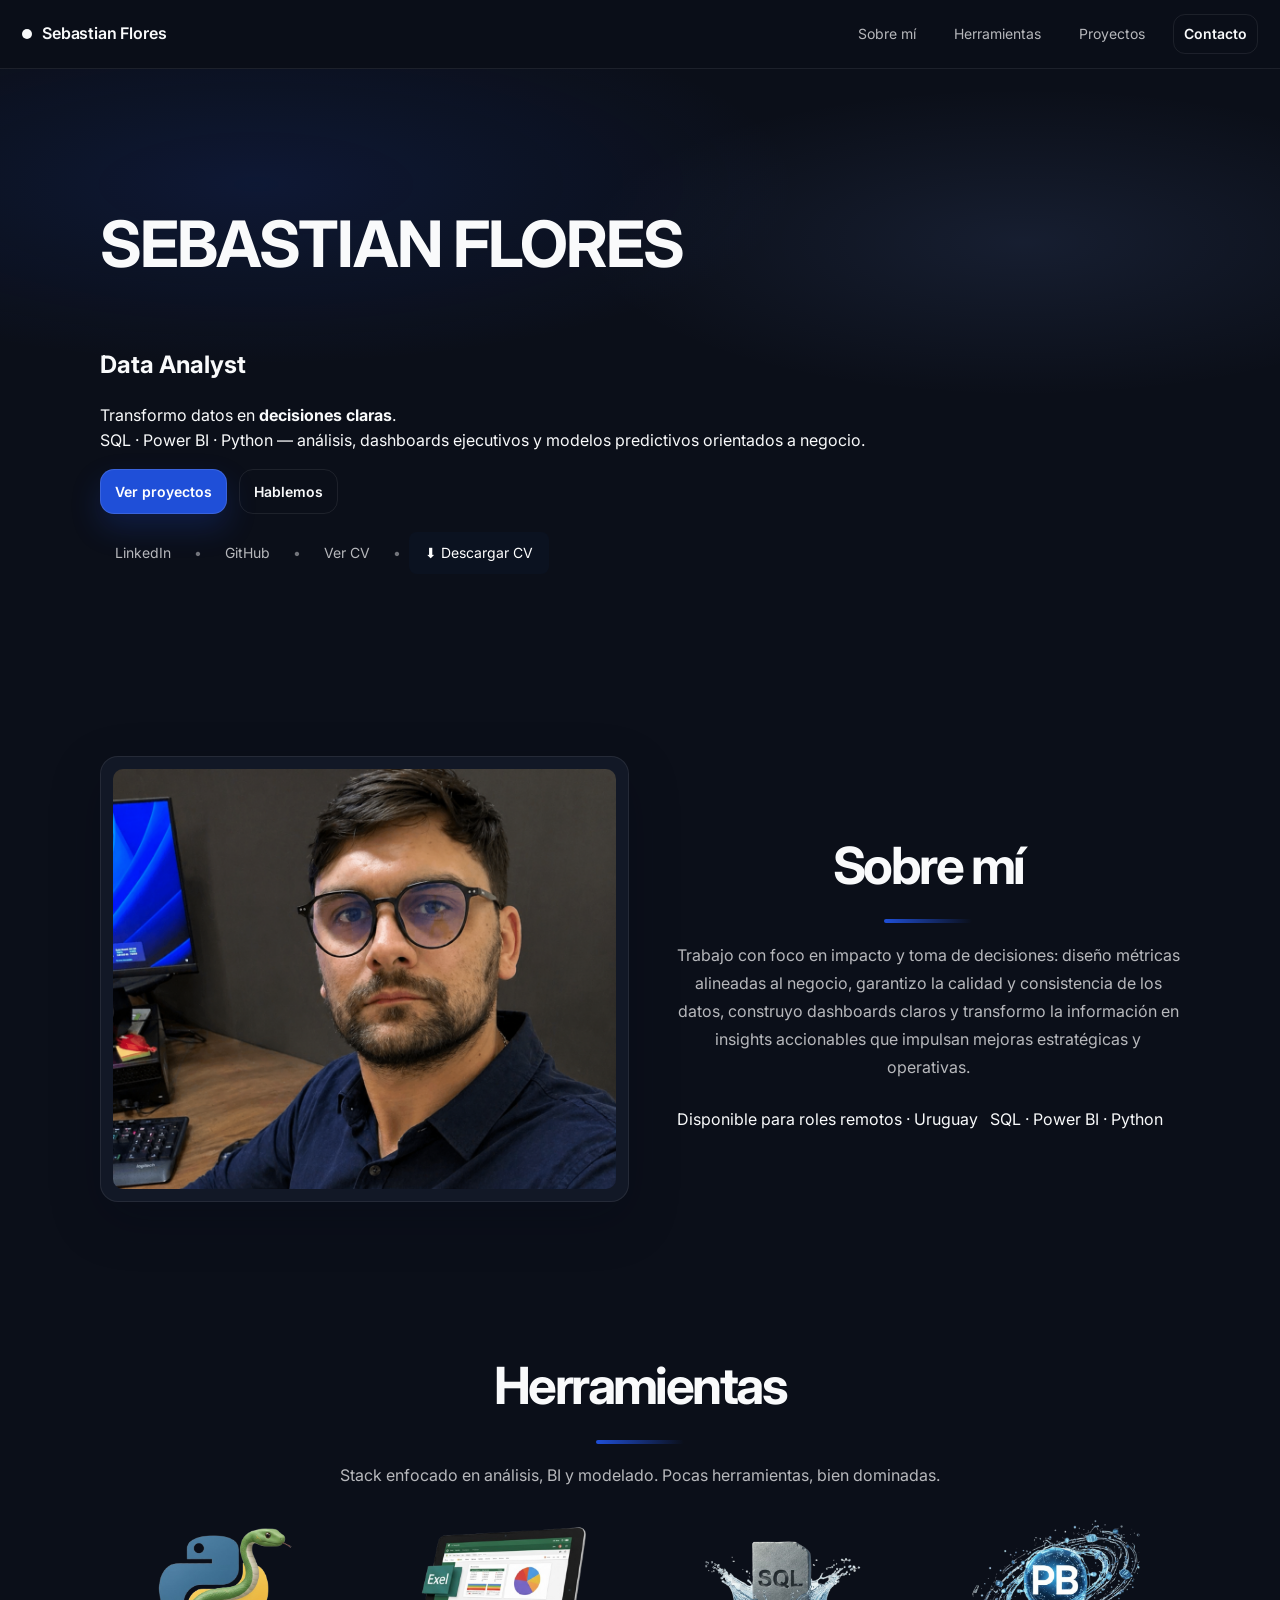
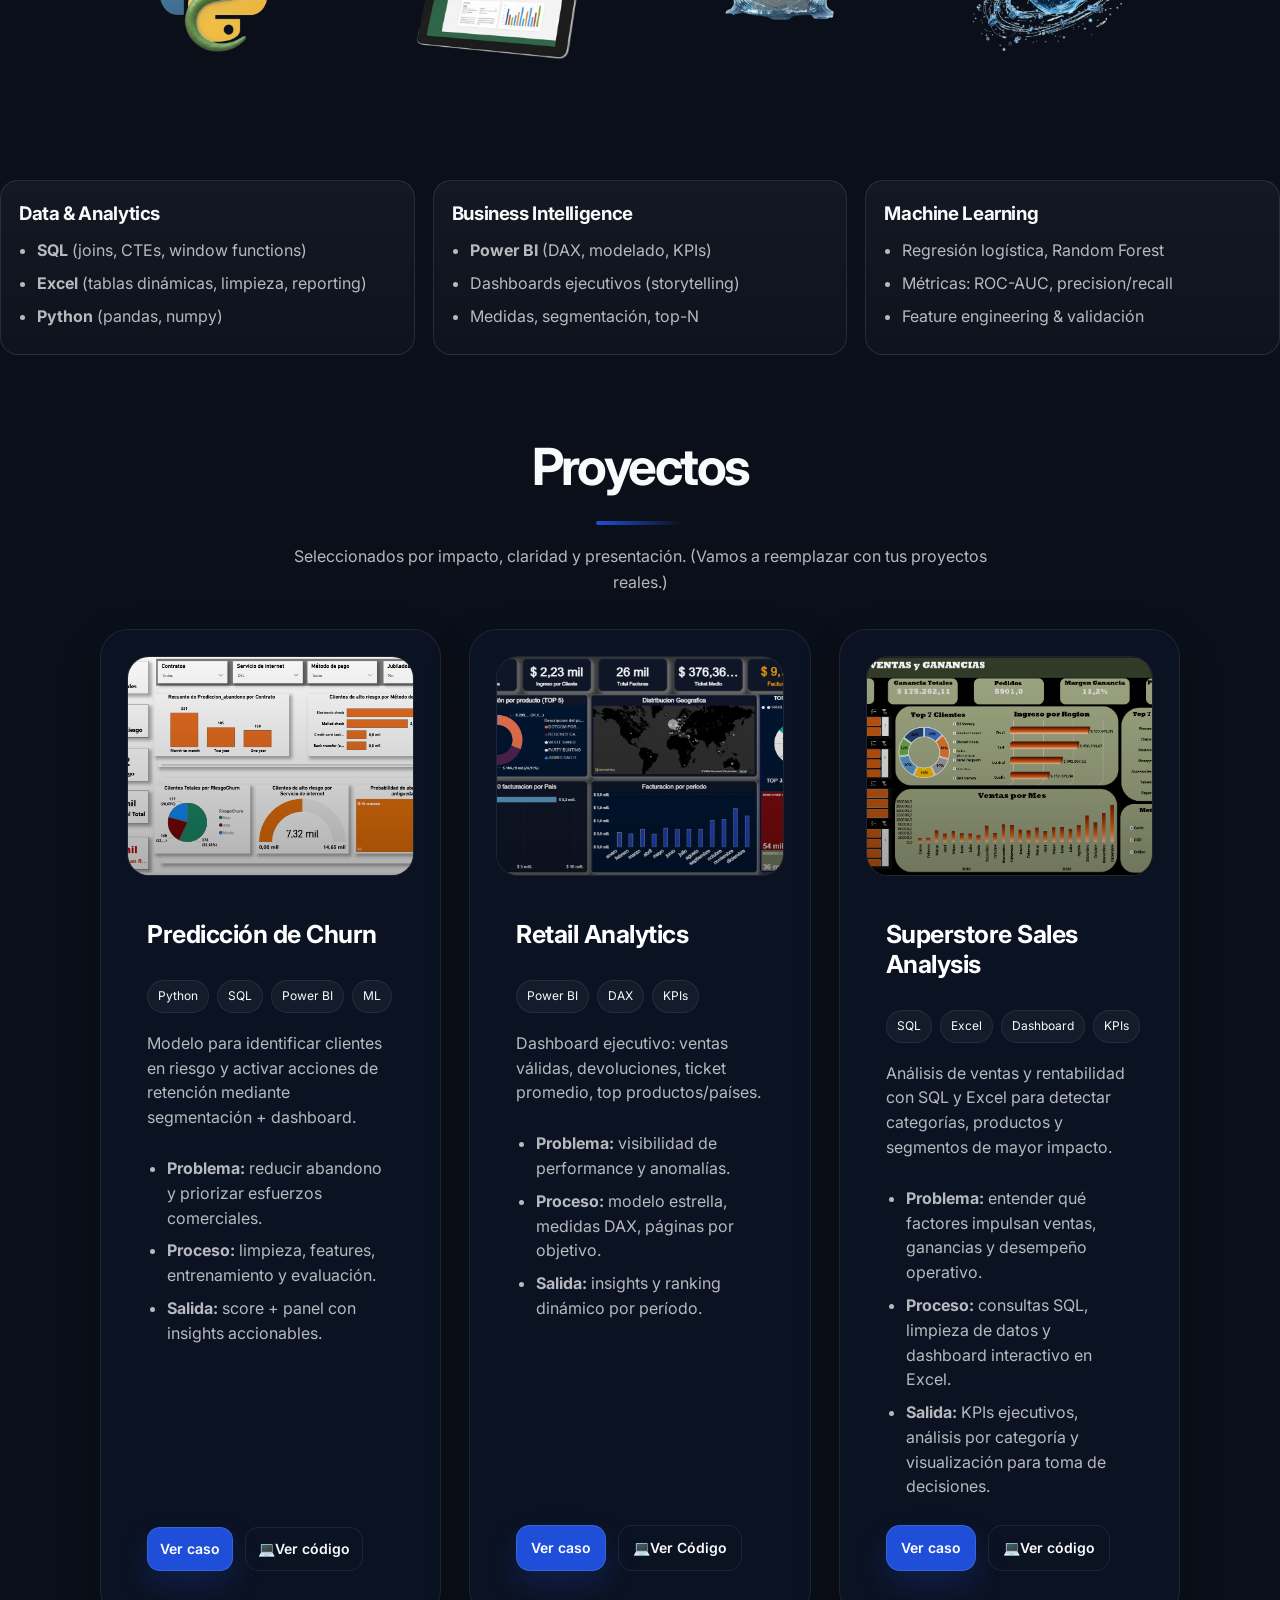
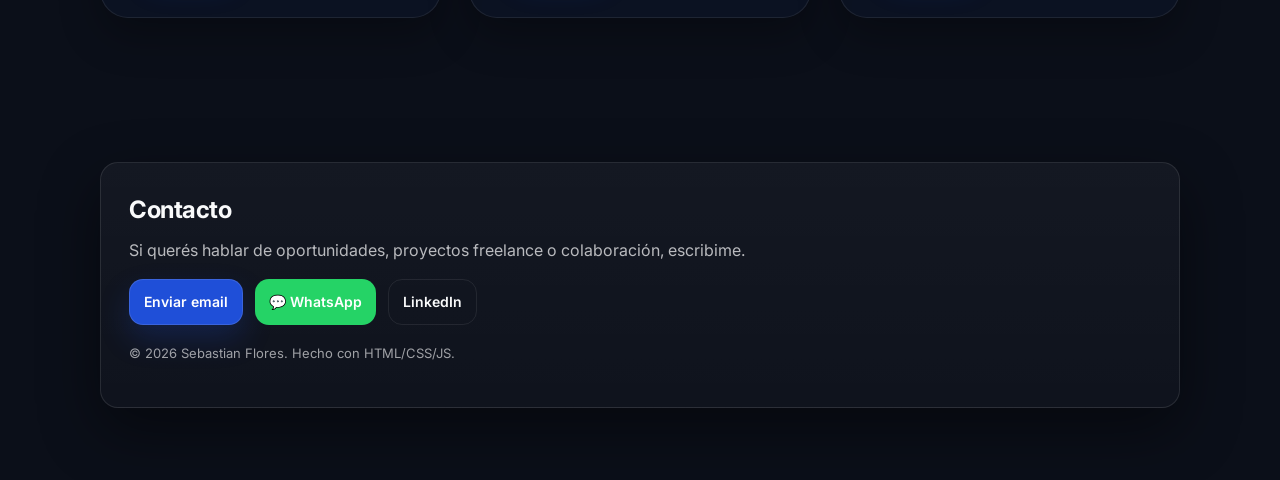
<file: index.html>
<!doctype html>
<html lang="es">
<head>
  <meta charset="utf-8" />
  <meta name="viewport" content="width=device-width, initial-scale=1" />
  <title>Sebastian Flores | Data Analyst</title>
  <meta name="description" content="Portfolio de Data Analyst: SQL, Power BI, Python. Proyectos, dashboards y modelos." />

  <link rel="preconnect" href="https://fonts.googleapis.com">
  <link rel="preconnect" href="https://fonts.gstatic.com" crossorigin>
  <!-- Tipografía estilo minimal (similar vibe a naledi) -->
  <link href="https://fonts.googleapis.com/css2?family=Inter:wght@300;400;500;600;700&display=swap" rel="stylesheet">

  <link rel="stylesheet" href="./styles.css" />
</head>

<body>
  <!-- Top bar minimal -->
  <header class="topbar">
    <a class="brand" href="#top" aria-label="Inicio">
      <span class="brand-dot"></span>
      <span>Sebastian Flores</span>
    </a>

    <nav class="nav" aria-label="Navegación principal">
      <a href="#about-more">Sobre mí</a>
      <a href="#tools">Herramientas</a>
      <a href="#projects">Proyectos</a>
      <a class="btn btn--ghost" href="#contact">Contacto</a>
    </nav>

    <button class="menu-btn" aria-label="Abrir menú" aria-expanded="false">
      <span></span><span></span><span></span>
    </button>
  </header>

  <!-- Mobile menu -->
  <div class="mobile-nav" hidden>
    <a href="#about">Sobre mí</a>
    <a href="#tools">Herramientas</a>
    <a href="#projects">Proyectos</a>
    <a href="#contact">Contacto</a>
  </div>

  <main id="top">
    <!-- HERO -->
  <!-- HERO INTRO -->
<section class="section hero hero-intro" id="about">
  <div class="container reveal hero-intro-wrap">
    <h1 class="hero-name">SEBASTIAN FLORES</h1>
    <h2 class="hero-role">Data Analyst</h2>

    <p class="hero-desc">
      Transformo datos en <strong>decisiones claras</strong>.<br>
      SQL · Power BI · Python — análisis, dashboards ejecutivos y modelos predictivos orientados a negocio.
    </p>

    <div class="cta">
      <a class="btn btn--primary" href="#projects">Ver proyectos</a>
      <a class="btn btn--ghost" href="#contact">Hablemos</a>
    </div>

    <div class="links">
      <a class="link" href="https://www.linkedin.com/in/sebastian-flores-78045b38b/" target="_blank" rel="noreferrer">LinkedIn</a>
      <span class="dot">•</span>
      <a class="link" href="https://github.com/sebastianflores-data" target="_blank" rel="noreferrer">GitHub</a>
      <span class="dot">•</span>
      <!-- VER CV -->
      <a class="link" href="assets/cv/Sebastian Souza Flores_CV.pdf" target="_blank">
       Ver CV
      </a>
      <span class="dot">•</span>

      <!-- DESCARGAR CV -->
      <a class="btn-cv" href="assets/cv/Sebastian Souza Flores_CV.pdf" download>
      ⬇ Descargar CV
      </a>
    </div>
  </div>
</section>

<!-- ABOUT (texto izquierda / foto derecha) -->
<section class="section about-split" id="about-more">
  <div class="container about-grid">
    <div class="about-media reveal">
      <div class="photo-frame">
        <img src="./assets/profile.jpg" alt="Foto de Sebastian Flores" loading="lazy" />
      </div>
    </div>

    <div class="about-copy reveal">
      <div class="section-head">
        <h2>Sobre mí</h2>
        <p>
          Trabajo con foco en impacto y toma de decisiones: diseño métricas alineadas al negocio,
          garantizo la calidad y consistencia de los datos, construyo dashboards claros
          y transformo la información en insights accionables que impulsan mejoras estratégicas y operativas.
        </p>
      </div>

      <div class="about-badges">
        <span class="pill">Disponible para roles remotos · Uruguay</span>
        <span class="pill">SQL · Power BI · Python</span>
      </div>
    </div>
  </div>
</section>


    <!-- TOOLS -->
   <section class="section" id="tools">
  <div class="container">

    <div class="section-head reveal">
      <h2>Herramientas</h2>
      <p>Stack enfocado en análisis, BI y modelado. Pocas herramientas, bien dominadas.</p>
    <!-- Logos alineados (fila) -->
<div class="tools-logos reveal">
  <div class="tool-item">
    <img src="./assets/tools/python.png" alt="Python">
    <span class="tooltip">Python</span>
  </div>

  <div class="tool-item">
    <img src="./assets/tools/excel.png" alt="Excel">
    <span class="tooltip">Excel</span>
  </div>

  <div class="tool-item">
    <img src="./assets/tools/sql.png" alt="SQL">
    <span class="tooltip">SQL</span>
  </div>

  <div class="tool-item">
    <img src="./assets/tools/powerbi.png" alt="Power BI">
    <span class="tooltip">Power BI</span>
  </div>
</div>


      <!-- Tus cards actuales van acá tal cual -->
    </div>

  </div>
</section>
        </div>

        <div class="grid tools-grid">
          <div class="card reveal">
            <h3>Data & Analytics</h3>
            <ul class="bullets">
              <li><strong>SQL</strong> (joins, CTEs, window functions)</li>
              <li><strong>Excel</strong> (tablas dinámicas, limpieza, reporting)</li>
              <li><strong>Python</strong> (pandas, numpy)</li>
            </ul>
          </div>

          <div class="card reveal">
            <h3>Business Intelligence</h3>
            <ul class="bullets">
              <li><strong>Power BI</strong> (DAX, modelado, KPIs)</li>
              <li>Dashboards ejecutivos (storytelling)</li>
              <li>Medidas, segmentación, top-N</li>
            </ul>
          </div>

          <div class="card reveal">
            <h3>Machine Learning</h3>
            <ul class="bullets">
              <li>Regresión logística, Random Forest</li>
              <li>Métricas: ROC-AUC, precision/recall</li>
              <li>Feature engineering & validación</li>
            </ul>
          </div>
        </div>
      </div>
    </section>

    <!-- PROJECTS -->
    <section class="section" id="projects">
      <div class="container">
        <div class="section-head reveal">
          <h2>Proyectos</h2>
          <p>Seleccionados por impacto, claridad y presentación. (Vamos a reemplazar con tus proyectos reales.)</p>
        </div>

        <div class="grid projects-grid">
          <!-- Proyecto 1 -->
          <article class="project reveal">
            <div class="project-thumb">
             <img src="./assets/img/churn-dashboard.png" alt="Dashboard churn analysis">

             <div class="thumb-overlay"></div>
            </div>
            <div class="project-body">
             <div class="project-top">
              <h3>Predicción de Churn</h3>
              <div class="tags">
                <span class="tag">Python</span>
                <span class="tag">SQL</span>
                <span class="tag">Power BI</span>
                <span class="tag">ML</span>
              </div>
            </div>

            <p class="project-desc">
              Modelo para identificar clientes en riesgo y activar acciones de retención mediante segmentación + dashboard.
            </p>

            <ul class="project-bullets">
              <li><strong>Problema:</strong> reducir abandono y priorizar esfuerzos comerciales.</li>
              <li><strong>Proceso:</strong> limpieza, features, entrenamiento y evaluación.</li>
              <li><strong>Salida:</strong> score + panel con insights accionables.</li>
            </ul>
<div class="project-actions">

  <a class="btn btn--primary btn--small"
     href="./churn-case.html">
     Ver caso
  </a>

  <a class="btn btn--ghost btn--small"
     href="https://github.com/sebastianflores-data/churn-prediction-analysis/blob/main/projects/churn/churn-prediction-analysis%20(1).ipynb"
     target="_blank"
     rel="noreferrer">
     💻Ver código
  </a>

</div>
</article>

          <!-- Proyecto 2 -->
          <article class="project reveal">
            <div class="project-thumb">
             <img src="./assets/img/retail-dashboard.png" alt="Dashboard retail-online">

             <div class="thumb-overlay"></div>
            </div>
            <div class="project-body">
             <div class="project-top">
              <h3>Retail Analytics</h3>
              <div class="tags">
                <span class="tag">Power BI</span>
                <span class="tag">DAX</span>
                <span class="tag">KPIs</span>
              </div>
            </div>

            <p class="project-desc">
              Dashboard ejecutivo: ventas válidas, devoluciones, ticket promedio, top productos/países.
            </p>

            <ul class="project-bullets">
              <li><strong>Problema:</strong> visibilidad de performance y anomalías.</li>
              <li><strong>Proceso:</strong> modelo estrella, medidas DAX, páginas por objetivo.</li>
              <li><strong>Salida:</strong> insights y ranking dinámico por período.</li>
            </ul>

            <div class="project-actions">
             <a class="btn btn--primary" 
             href="./retail-online.html">Ver caso</a>

             <a class="btn btn--ghost" 
             href="https://github.com/sebastianflores-data/retail-online-analysis/blob/main/notebook/retail-online.ipynb" 
             target="_blank" 
             rel="noreferrer">💻Ver Código</a>
            </div>
          </article>

          <!-- Proyecto 3 -->
<article class="project reveal">
  <div class="project-thumb">
    <img src="./assets/img/superstore-dashboard.png" alt="Dashboard ventas superstore">

    <div class="thumb-overlay"></div>
  </div>
  <div class="project-body">
    <div class="project-top">
      <h3>Superstore Sales Analysis</h3>
      <div class="tags">
        <span class="tag">SQL</span>
        <span class="tag">Excel</span>
        <span class="tag">Dashboard</span>
        <span class="tag">KPIs</span>
      </div>
    </div>

    <p class="project-desc">
      Análisis de ventas y rentabilidad con SQL y Excel para detectar categorías, productos y segmentos de mayor impacto.
    </p>

    <ul class="project-bullets">
      <li><strong>Problema:</strong> entender qué factores impulsan ventas, ganancias y desempeño operativo.</li>
      <li><strong>Proceso:</strong> consultas SQL, limpieza de datos y dashboard interactivo en Excel.</li>
      <li><strong>Salida:</strong> KPIs ejecutivos, análisis por categoría y visualización para toma de decisiones.</li>
    </ul>

    <div class="project-actions">
      <a class="btn btn--primary" href="./superstore.html">Ver caso</a>
      <a class="btn btn--ghost" 
      href="https://github.com/sebastianflores-data/superstore-sales-analysis/blob/main/sql/superstore_analysis.sql" 
      target="_blank" 
      rel="noreferrer">💻Ver código</a>
    </div>
  </div>
</article>
        </div>
      </div>
    </section>

    <!-- CONTACT -->
    <section class="section" id="contact">
      <div class="container">
        <div class="contact-card reveal">
          <h2>Contacto</h2>
          <p>
            Si querés hablar de oportunidades, proyectos freelance o colaboración, escribime.
          </p>

          <div class="contact-actions">
            <!-- Reemplazá por tu correo -->
            <a class="btn btn--primary"
              href="https://mail.google.com/mail/?view=cm&fs=1&to=sebastianfloresdata@gmail.com&subject=Consulta%20sobre%20tu%20portfolio"
              target="_blank">
              Enviar email
            </a>
            <a class="btn btn--whatsapp" 
             href="https://wa.me/59891094016?text=Hola%20Sebastian,%20vi%20tu%20portfolio%20y%20quiero%20contactarte" 
             target="_blank">
             💬 WhatsApp
            </a>  

            <a class="btn btn--ghost" 
            href="https://www.linkedin.com/in/sebastian-flores-78045b38b/"
             target="_blank" rel="noreferrer">LinkedIn</a>
          </div>

          <p class="fineprint">
            © <span id="year"></span> Sebastian Flores. Hecho con HTML/CSS/JS.
          </p>
        </div>
      </div>
    </section>
  </main>

  <script src="./script.js"></script>
</body>
</html>
</file>
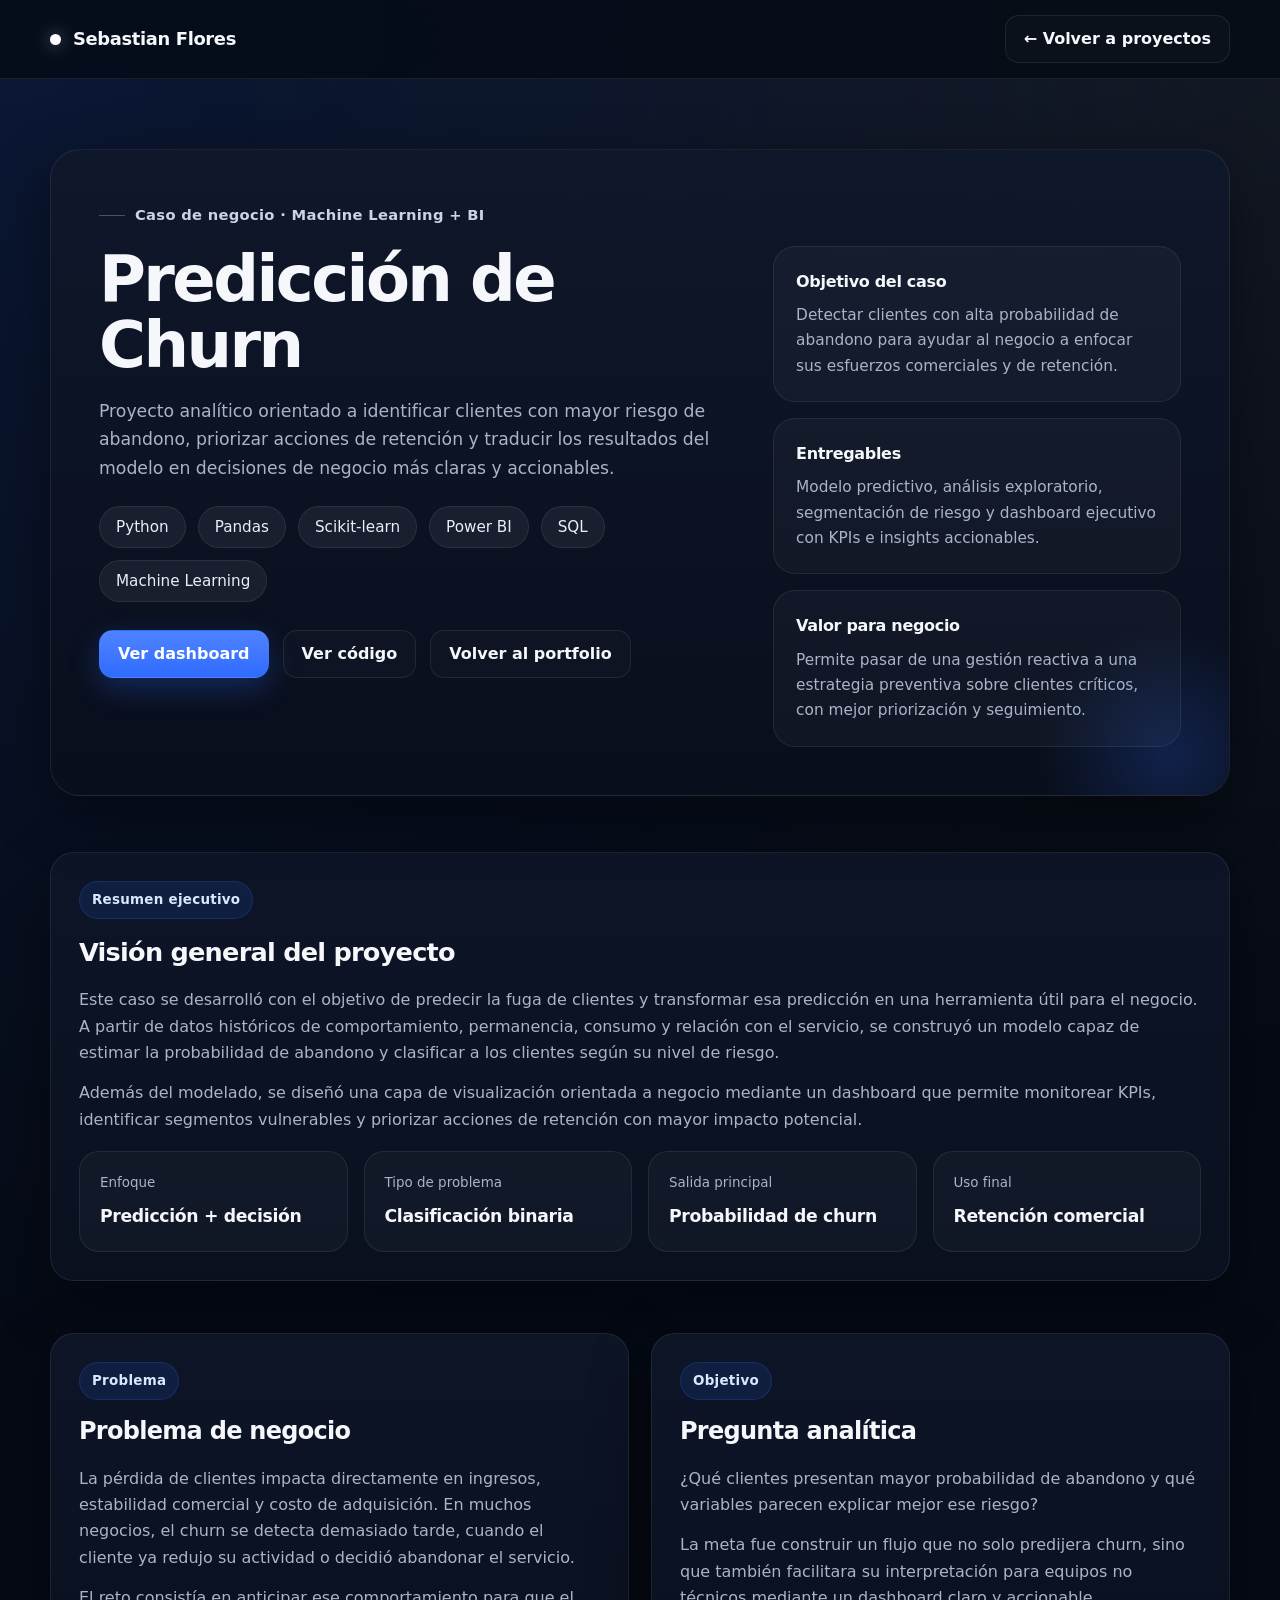
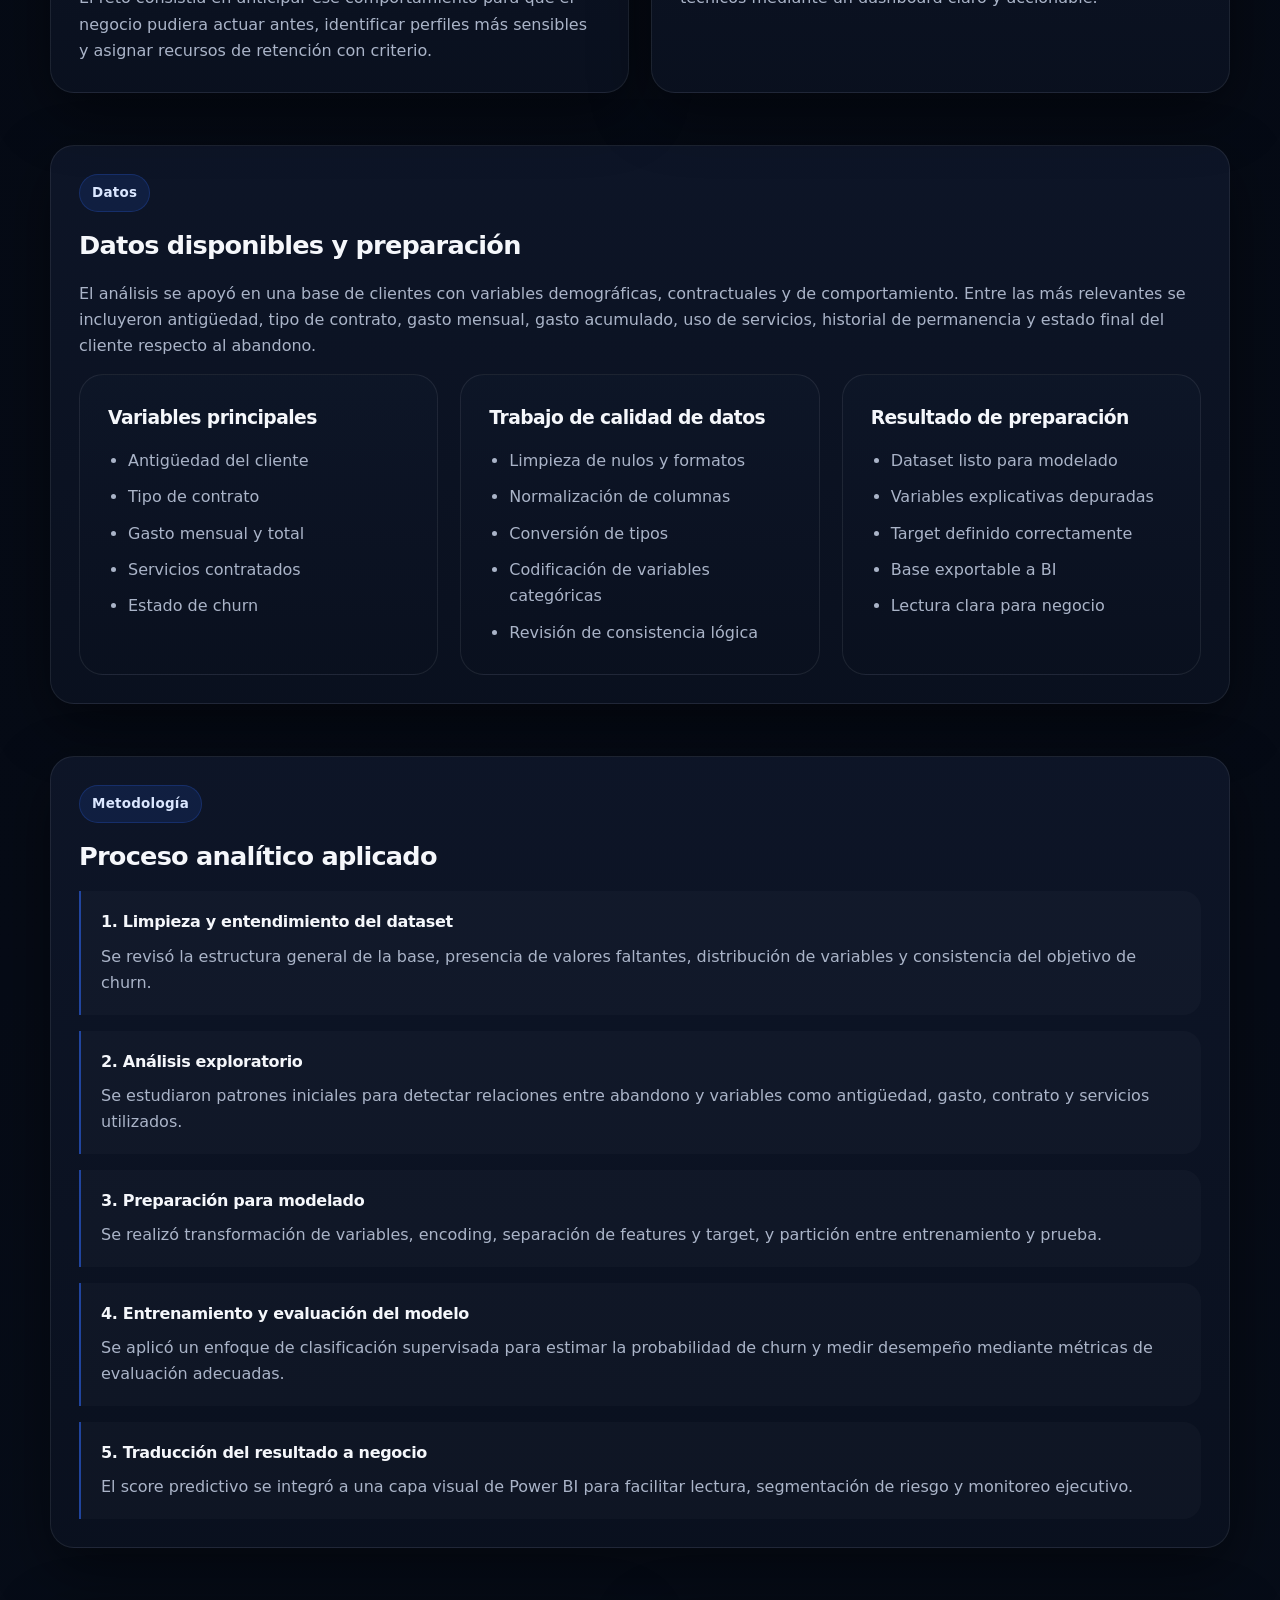
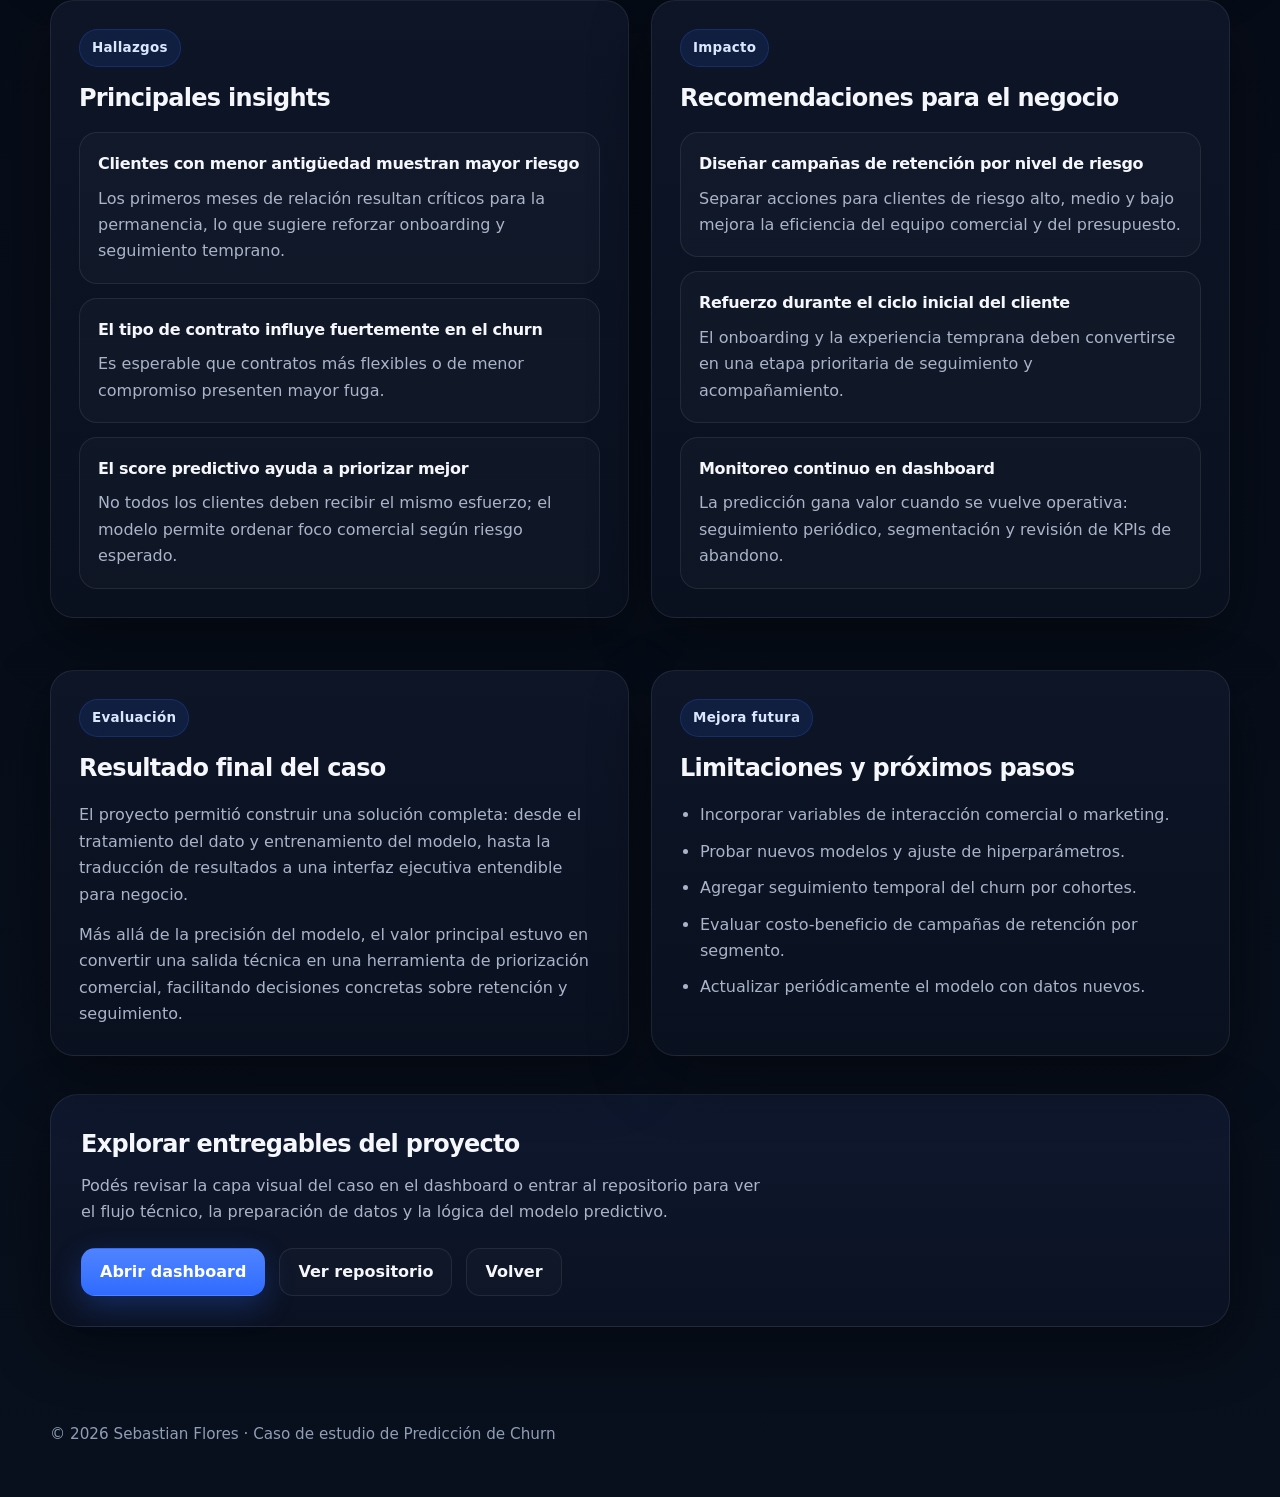
<file: churn-case.html>
<!DOCTYPE html>
<html lang="es">
<head>
  <meta charset="UTF-8" />
  <meta name="viewport" content="width=device-width, initial-scale=1.0" />
  <title>Predicción de Churn | Sebastian Flores</title>

  <style>
    :root{
      --bg: #060b16;
      --bg-soft: #0b1220;
      --card: rgba(14, 22, 40, 0.92);
      --card-2: rgba(10, 18, 34, 0.92);
      --text: #f5f7fb;
      --muted: #aab4c8;
      --line: rgba(255,255,255,0.08);
      --blue: #2f6bff;
      --blue-2: #4f83ff;
      --chip: rgba(255,255,255,0.06);
      --shadow: 0 20px 60px rgba(0,0,0,0.45);
      --radius-xl: 24px;
      --radius-lg: 18px;
      --radius-md: 14px;
      --container: 1180px;
    }

    *{
      box-sizing: border-box;
    }

    html{
      scroll-behavior: smooth;
    }

    body{
      margin: 0;
      font-family: Inter, system-ui, -apple-system, BlinkMacSystemFont, "Segoe UI", sans-serif;
      background:
        radial-gradient(circle at top left, rgba(47,107,255,0.14), transparent 28%),
        radial-gradient(circle at top right, rgba(255,255,255,0.06), transparent 22%),
        linear-gradient(180deg, #050a14 0%, #060b16 55%, #08101d 100%);
      color: var(--text);
      line-height: 1.65;
    }

    a{
      color: inherit;
      text-decoration: none;
    }

    img{
      max-width: 100%;
      display: block;
    }

    .container{
      width: min(100% - 40px, var(--container));
      margin-inline: auto;
    }

    .topbar{
      position: sticky;
      top: 0;
      z-index: 50;
      backdrop-filter: blur(18px);
      background: rgba(5, 10, 20, 0.74);
      border-bottom: 1px solid var(--line);
    }

    .topbar__inner{
      min-height: 78px;
      display: flex;
      align-items: center;
      justify-content: space-between;
      gap: 18px;
    }

    .brand{
      display: flex;
      align-items: center;
      gap: 12px;
      font-weight: 700;
      letter-spacing: -0.02em;
      font-size: 1.12rem;
    }

    .brand-dot{
      width: 11px;
      height: 11px;
      border-radius: 999px;
      background: #ffffff;
      box-shadow: 0 0 18px rgba(255,255,255,0.45);
      flex-shrink: 0;
    }

    .nav-actions{
      display: flex;
      align-items: center;
      gap: 12px;
      flex-wrap: wrap;
    }

    .btn{
      display: inline-flex;
      align-items: center;
      justify-content: center;
      min-height: 48px;
      padding: 0 18px;
      border-radius: 14px;
      border: 1px solid var(--line);
      font-weight: 600;
      transition: 0.25s ease;
      cursor: pointer;
      white-space: nowrap;
    }

    .btn:hover{
      transform: translateY(-1px);
    }

    .btn--primary{
      background: linear-gradient(180deg, var(--blue-2), var(--blue));
      color: #fff;
      border-color: transparent;
      box-shadow: 0 10px 30px rgba(47,107,255,0.28);
    }

    .btn--ghost{
      background: rgba(255,255,255,0.02);
      color: var(--text);
    }

    .hero{
      padding: 70px 0 30px;
    }

    .hero-card{
      position: relative;
      overflow: hidden;
      background: linear-gradient(180deg, rgba(16,24,43,0.96), rgba(9,15,28,0.96));
      border: 1px solid var(--line);
      border-radius: 30px;
      padding: 48px;
      box-shadow: var(--shadow);
    }

    .hero-card::before{
      content: "";
      position: absolute;
      inset: auto -80px -100px auto;
      width: 280px;
      height: 280px;
      background: radial-gradient(circle, rgba(47,107,255,0.20), transparent 65%);
      pointer-events: none;
    }

    .eyebrow{
      display: inline-flex;
      align-items: center;
      gap: 10px;
      color: #c9d4e8;
      font-size: 0.92rem;
      font-weight: 600;
      letter-spacing: 0.02em;
      margin-bottom: 18px;
    }

    .eyebrow::before{
      content: "";
      width: 26px;
      height: 1px;
      background: rgba(255,255,255,0.25);
    }

    .hero-grid{
      display: grid;
      grid-template-columns: 1.5fr 0.95fr;
      gap: 30px;
      align-items: start;
    }

    .hero h1{
      margin: 0 0 18px;
      font-size: clamp(2.2rem, 5vw, 4rem);
      line-height: 1.04;
      letter-spacing: -0.04em;
      max-width: 760px;
    }

    .hero-lead{
      margin: 0 0 24px;
      color: var(--muted);
      font-size: 1.08rem;
      max-width: 760px;
    }

    .tags{
      display: flex;
      flex-wrap: wrap;
      gap: 12px;
      margin-bottom: 28px;
    }

    .tag{
      display: inline-flex;
      align-items: center;
      min-height: 42px;
      padding: 0 16px;
      border-radius: 999px;
      background: var(--chip);
      border: 1px solid var(--line);
      color: #e8eefb;
      font-weight: 500;
      font-size: 0.95rem;
    }

    .hero-actions{
      display: flex;
      flex-wrap: wrap;
      gap: 14px;
    }

    .hero-side{
      display: grid;
      gap: 16px;
    }

    .mini-card{
      background: rgba(255,255,255,0.03);
      border: 1px solid var(--line);
      border-radius: 22px;
      padding: 22px;
    }

    .mini-card h3{
      margin: 0 0 8px;
      font-size: 1rem;
      letter-spacing: -0.02em;
    }

    .mini-card p{
      margin: 0;
      color: var(--muted);
      font-size: 0.96rem;
    }

    .section{
      padding: 26px 0;
    }

    .section-title{
      margin: 0 0 18px;
      font-size: clamp(1.4rem, 2vw, 1.85rem);
      letter-spacing: -0.03em;
    }

    .grid{
      display: grid;
      grid-template-columns: repeat(12, 1fr);
      gap: 22px;
    }

    .card{
      grid-column: span 12;
      background: linear-gradient(180deg, rgba(14,22,40,0.95), rgba(10,17,31,0.95));
      border: 1px solid var(--line);
      border-radius: var(--radius-xl);
      padding: 28px;
      box-shadow: var(--shadow);
    }

    .card p:last-child,
    .card ul:last-child{
      margin-bottom: 0;
    }

    .card--half{
      grid-column: span 6;
    }

    .card--third{
      grid-column: span 4;
    }

    .label{
      display: inline-block;
      margin-bottom: 12px;
      padding: 7px 12px;
      border-radius: 999px;
      background: rgba(47,107,255,0.12);
      border: 1px solid rgba(47,107,255,0.22);
      color: #dbe7ff;
      font-size: 0.84rem;
      font-weight: 600;
      letter-spacing: 0.02em;
    }

    .card h2,
    .card h3{
      margin: 0 0 14px;
      letter-spacing: -0.03em;
    }

    .card p{
      color: var(--muted);
      margin: 0 0 14px;
    }

    .card ul{
      margin: 0;
      padding-left: 20px;
      color: var(--muted);
    }

    .card li + li{
      margin-top: 10px;
    }

    .kpi-row{
      display: grid;
      grid-template-columns: repeat(4, 1fr);
      gap: 16px;
      margin-top: 18px;
    }

    .kpi{
      padding: 20px;
      border-radius: 20px;
      background: rgba(255,255,255,0.03);
      border: 1px solid var(--line);
    }

    .kpi span{
      display: block;
      font-size: 0.84rem;
      color: var(--muted);
      margin-bottom: 8px;
    }

    .kpi strong{
      display: block;
      font-size: 1.08rem;
      letter-spacing: -0.02em;
    }

    .timeline{
      display: grid;
      gap: 16px;
      margin-top: 8px;
    }

    .timeline-item{
      padding: 18px 18px 18px 20px;
      border-left: 2px solid rgba(47,107,255,0.55);
      background: rgba(255,255,255,0.025);
      border-radius: 0 18px 18px 0;
    }

    .timeline-item h4{
      margin: 0 0 8px;
      font-size: 1rem;
      letter-spacing: -0.02em;
    }

    .timeline-item p{
      margin: 0;
    }

    .highlight-list{
      display: grid;
      gap: 14px;
      margin-top: 8px;
    }

    .highlight{
      border: 1px solid var(--line);
      background: rgba(255,255,255,0.025);
      border-radius: 18px;
      padding: 18px;
    }

    .highlight strong{
      display: block;
      margin-bottom: 8px;
      font-size: 1rem;
      letter-spacing: -0.02em;
    }

    .cta-box{
      display: flex;
      align-items: center;
      justify-content: space-between;
      gap: 22px;
      flex-wrap: wrap;
      background: linear-gradient(180deg, rgba(15,25,47,0.96), rgba(11,18,34,0.96));
      border: 1px solid var(--line);
      border-radius: 28px;
      padding: 30px;
      box-shadow: var(--shadow);
    }

    .cta-box h2{
      margin: 0 0 8px;
      font-size: 1.5rem;
      letter-spacing: -0.03em;
    }

    .cta-box p{
      margin: 0;
      color: var(--muted);
      max-width: 680px;
    }

    .cta-actions{
      display: flex;
      gap: 14px;
      flex-wrap: wrap;
    }

    .footer{
      padding: 35px 0 50px;
      color: #8f9db5;
      font-size: 0.95rem;
    }

    @media (max-width: 1080px){
      .hero-grid{
        grid-template-columns: 1fr;
      }

      .card--half,
      .card--third{
        grid-column: span 12;
      }

      .kpi-row{
        grid-template-columns: repeat(2, 1fr);
      }
    }

    @media (max-width: 760px){
      .topbar__inner{
        min-height: 74px;
      }

      .hero{
        padding-top: 40px;
      }

      .hero-card{
        padding: 26px;
        border-radius: 24px;
      }

      .card{
        padding: 22px;
        border-radius: 22px;
      }

      .kpi-row{
        grid-template-columns: 1fr;
      }

      .btn{
        width: 100%;
      }

      .nav-actions,
      .hero-actions,
      .cta-actions{
        width: 100%;
      }
    }
  </style>
</head>
<body>

  <header class="topbar">
    <div class="container topbar__inner">
      <a href="./index.html" class="brand">
        <span class="brand-dot"></span>
        <span>Sebastian Flores</span>
      </a>

      <div class="nav-actions">
        <a href="./index.html#projects" class="btn btn--ghost">← Volver a proyectos</a>
      </div>
    </div>
  </header>

  <main>
    <section class="hero">
      <div class="container">
        <div class="hero-card">
          <span class="eyebrow">Caso de negocio · Machine Learning + BI</span>

          <div class="hero-grid">
            <div>
              <h1>Predicción de Churn</h1>

              <p class="hero-lead">
                Proyecto analítico orientado a identificar clientes con mayor riesgo de abandono,
                priorizar acciones de retención y traducir los resultados del modelo en decisiones
                de negocio más claras y accionables.
              </p>

              <div class="tags">
                <span class="tag">Python</span>
                <span class="tag">Pandas</span>
                <span class="tag">Scikit-learn</span>
                <span class="tag">Power BI</span>
                <span class="tag">SQL</span>
                <span class="tag">Machine Learning</span>
              </div>

              <div class="hero-actions">
                <a class="btn btn--primary" href="https://app.powerbi.com/view?r=eyJrIjoiZjBmZjNiMGUtZjA1YS00NDdhLTg4NTItNzIwOTMzMmQ2ZTRhIiwidCI6IjRiMmFlNTExLTEyYjgtNDg0NC05MTM2LWNiMTA3MDMxNjY0MSJ9" target="_blank" rel="noreferrer">
                  Ver dashboard
                </a>
                <a class="btn btn--ghost"
                 href="https://github.com/sebastianflores-data/churn-prediction-analysis/blob/main/projects/churn/churn-prediction-analysis%20(1).ipynb"
                 target="_blank" 
                 rel="noreferrer">
                  Ver código
                </a>
                <a class="btn btn--ghost" href="./index.html#projects">
                  Volver al portfolio
                </a>
              </div>
            </div>

            <div class="hero-side">
              <div class="mini-card">
                <h3>Objetivo del caso</h3>
                <p>
                  Detectar clientes con alta probabilidad de abandono para ayudar al negocio
                  a enfocar sus esfuerzos comerciales y de retención.
                </p>
              </div>

              <div class="mini-card">
                <h3>Entregables</h3>
                <p>
                  Modelo predictivo, análisis exploratorio, segmentación de riesgo y dashboard
                  ejecutivo con KPIs e insights accionables.
                </p>
              </div>

              <div class="mini-card">
                <h3>Valor para negocio</h3>
                <p>
                  Permite pasar de una gestión reactiva a una estrategia preventiva sobre clientes
                  críticos, con mejor priorización y seguimiento.
                </p>
              </div>
            </div>
          </div>
        </div>
      </div>
    </section>

    <section class="section">
      <div class="container">
        <div class="card">
          <span class="label">Resumen ejecutivo</span>
          <h2 class="section-title">Visión general del proyecto</h2>
          <p>
            Este caso se desarrolló con el objetivo de predecir la fuga de clientes y transformar
            esa predicción en una herramienta útil para el negocio. A partir de datos históricos
            de comportamiento, permanencia, consumo y relación con el servicio, se construyó un
            modelo capaz de estimar la probabilidad de abandono y clasificar a los clientes según
            su nivel de riesgo.
          </p>
          <p>
            Además del modelado, se diseñó una capa de visualización orientada a negocio mediante
            un dashboard que permite monitorear KPIs, identificar segmentos vulnerables y priorizar
            acciones de retención con mayor impacto potencial.
          </p>

          <div class="kpi-row">
            <div class="kpi">
              <span>Enfoque</span>
              <strong>Predicción + decisión</strong>
            </div>
            <div class="kpi">
              <span>Tipo de problema</span>
              <strong>Clasificación binaria</strong>
            </div>
            <div class="kpi">
              <span>Salida principal</span>
              <strong>Probabilidad de churn</strong>
            </div>
            <div class="kpi">
              <span>Uso final</span>
              <strong>Retención comercial</strong>
            </div>
          </div>
        </div>
      </div>
    </section>

    <section class="section">
      <div class="container">
        <div class="grid">
          <article class="card card--half">
            <span class="label">Problema</span>
            <h2>Problema de negocio</h2>
            <p>
              La pérdida de clientes impacta directamente en ingresos, estabilidad comercial y costo
              de adquisición. En muchos negocios, el churn se detecta demasiado tarde, cuando el
              cliente ya redujo su actividad o decidió abandonar el servicio.
            </p>
            <p>
              El reto consistía en anticipar ese comportamiento para que el negocio pudiera actuar
              antes, identificar perfiles más sensibles y asignar recursos de retención con criterio.
            </p>
          </article>

          <article class="card card--half">
            <span class="label">Objetivo</span>
            <h2>Pregunta analítica</h2>
            <p>
              ¿Qué clientes presentan mayor probabilidad de abandono y qué variables parecen explicar
              mejor ese riesgo?
            </p>
            <p>
              La meta fue construir un flujo que no solo predijera churn, sino que también facilitara
              su interpretación para equipos no técnicos mediante un dashboard claro y accionable.
            </p>
          </article>
        </div>
      </div>
    </section>

    <section class="section">
      <div class="container">
        <div class="card">
          <span class="label">Datos</span>
          <h2 class="section-title">Datos disponibles y preparación</h2>
          <p>
            El análisis se apoyó en una base de clientes con variables demográficas, contractuales
            y de comportamiento. Entre las más relevantes se incluyeron antigüedad, tipo de contrato,
            gasto mensual, gasto acumulado, uso de servicios, historial de permanencia y estado final
            del cliente respecto al abandono.
          </p>

          <div class="grid" style="margin-top: 10px;">
            <div class="card card--third" style="box-shadow:none;">
              <h3>Variables principales</h3>
              <ul>
                <li>Antigüedad del cliente</li>
                <li>Tipo de contrato</li>
                <li>Gasto mensual y total</li>
                <li>Servicios contratados</li>
                <li>Estado de churn</li>
              </ul>
            </div>

            <div class="card card--third" style="box-shadow:none;">
              <h3>Trabajo de calidad de datos</h3>
              <ul>
                <li>Limpieza de nulos y formatos</li>
                <li>Normalización de columnas</li>
                <li>Conversión de tipos</li>
                <li>Codificación de variables categóricas</li>
                <li>Revisión de consistencia lógica</li>
              </ul>
            </div>

            <div class="card card--third" style="box-shadow:none;">
              <h3>Resultado de preparación</h3>
              <ul>
                <li>Dataset listo para modelado</li>
                <li>Variables explicativas depuradas</li>
                <li>Target definido correctamente</li>
                <li>Base exportable a BI</li>
                <li>Lectura clara para negocio</li>
              </ul>
            </div>
          </div>
        </div>
      </div>
    </section>

    <section class="section">
      <div class="container">
        <div class="card">
          <span class="label">Metodología</span>
          <h2 class="section-title">Proceso analítico aplicado</h2>

          <div class="timeline">
            <div class="timeline-item">
              <h4>1. Limpieza y entendimiento del dataset</h4>
              <p>
                Se revisó la estructura general de la base, presencia de valores faltantes,
                distribución de variables y consistencia del objetivo de churn.
              </p>
            </div>

            <div class="timeline-item">
              <h4>2. Análisis exploratorio</h4>
              <p>
                Se estudiaron patrones iniciales para detectar relaciones entre abandono y variables
                como antigüedad, gasto, contrato y servicios utilizados.
              </p>
            </div>

            <div class="timeline-item">
              <h4>3. Preparación para modelado</h4>
              <p>
                Se realizó transformación de variables, encoding, separación de features y target,
                y partición entre entrenamiento y prueba.
              </p>
            </div>

            <div class="timeline-item">
              <h4>4. Entrenamiento y evaluación del modelo</h4>
              <p>
                Se aplicó un enfoque de clasificación supervisada para estimar la probabilidad de
                churn y medir desempeño mediante métricas de evaluación adecuadas.
              </p>
            </div>

            <div class="timeline-item">
              <h4>5. Traducción del resultado a negocio</h4>
              <p>
                El score predictivo se integró a una capa visual de Power BI para facilitar lectura,
                segmentación de riesgo y monitoreo ejecutivo.
              </p>
            </div>
          </div>
        </div>
      </div>
    </section>

    <section class="section">
      <div class="container">
        <div class="grid">
          <article class="card card--half">
            <span class="label">Hallazgos</span>
            <h2>Principales insights</h2>

            <div class="highlight-list">
              <div class="highlight">
                <strong>Clientes con menor antigüedad muestran mayor riesgo</strong>
                <p>
                  Los primeros meses de relación resultan críticos para la permanencia, lo que sugiere
                  reforzar onboarding y seguimiento temprano.
                </p>
              </div>

              <div class="highlight">
                <strong>El tipo de contrato influye fuertemente en el churn</strong>
                <p>
                  Es esperable que contratos más flexibles o de menor compromiso presenten mayor fuga.
                </p>
              </div>

              <div class="highlight">
                <strong>El score predictivo ayuda a priorizar mejor</strong>
                <p>
                  No todos los clientes deben recibir el mismo esfuerzo; el modelo permite ordenar
                  foco comercial según riesgo esperado.
                </p>
              </div>
            </div>
          </article>

          <article class="card card--half">
            <span class="label">Impacto</span>
            <h2>Recomendaciones para el negocio</h2>

            <div class="highlight-list">
              <div class="highlight">
                <strong>Diseñar campañas de retención por nivel de riesgo</strong>
                <p>
                  Separar acciones para clientes de riesgo alto, medio y bajo mejora la eficiencia
                  del equipo comercial y del presupuesto.
                </p>
              </div>

              <div class="highlight">
                <strong>Refuerzo durante el ciclo inicial del cliente</strong>
                <p>
                  El onboarding y la experiencia temprana deben convertirse en una etapa prioritaria
                  de seguimiento y acompañamiento.
                </p>
              </div>

              <div class="highlight">
                <strong>Monitoreo continuo en dashboard</strong>
                <p>
                  La predicción gana valor cuando se vuelve operativa: seguimiento periódico,
                  segmentación y revisión de KPIs de abandono.
                </p>
              </div>
            </div>
          </article>
        </div>
      </div>
    </section>

    <section class="section">
      <div class="container">
        <div class="grid">
          <article class="card card--half">
            <span class="label">Evaluación</span>
            <h2>Resultado final del caso</h2>
            <p>
              El proyecto permitió construir una solución completa: desde el tratamiento del dato
              y entrenamiento del modelo, hasta la traducción de resultados a una interfaz ejecutiva
              entendible para negocio.
            </p>
            <p>
              Más allá de la precisión del modelo, el valor principal estuvo en convertir una salida
              técnica en una herramienta de priorización comercial, facilitando decisiones concretas
              sobre retención y seguimiento.
            </p>
          </article>

          <article class="card card--half">
            <span class="label">Mejora futura</span>
            <h2>Limitaciones y próximos pasos</h2>
            <ul>
              <li>Incorporar variables de interacción comercial o marketing.</li>
              <li>Probar nuevos modelos y ajuste de hiperparámetros.</li>
              <li>Agregar seguimiento temporal del churn por cohortes.</li>
              <li>Evaluar costo-beneficio de campañas de retención por segmento.</li>
              <li>Actualizar periódicamente el modelo con datos nuevos.</li>
            </ul>
          </article>
        </div>
      </div>
    </section>

    <section class="section" style="padding-top: 12px; padding-bottom: 60px;">
      <div class="container">
        <div class="cta-box">
          <div>
            <h2>Explorar entregables del proyecto</h2>
            <p>
              Podés revisar la capa visual del caso en el dashboard o entrar al repositorio para ver
              el flujo técnico, la preparación de datos y la lógica del modelo predictivo.
            </p>
          </div>

          <div class="cta-actions">
            <a class="btn btn--primary" href="https://app.powerbi.com/view?r=eyJrIjoiZjBmZjNiMGUtZjA1YS00NDdhLTg4NTItNzIwOTMzMmQ2ZTRhIiwidCI6IjRiMmFlNTExLTEyYjgtNDg0NC05MTM2LWNiMTA3MDMxNjY0MSJ9" target="_blank" rel="noreferrer">
              Abrir dashboard
            </a>
            <a class="btn btn--ghost" href="https://github.com/" target="_blank" rel="noreferrer">
              Ver repositorio
            </a>
            <a class="btn btn--ghost" href="./index.html#projects">
              Volver
            </a>
          </div>
        </div>
      </div>
    </section>
  </main>

  <footer class="footer">
    <div class="container">
      © <span id="year"></span> Sebastian Flores · Caso de estudio de Predicción de Churn
    </div>
  </footer>

  <script>
    document.getElementById("year").textContent = new Date().getFullYear();
  </script>
</body>
</html>
</file>
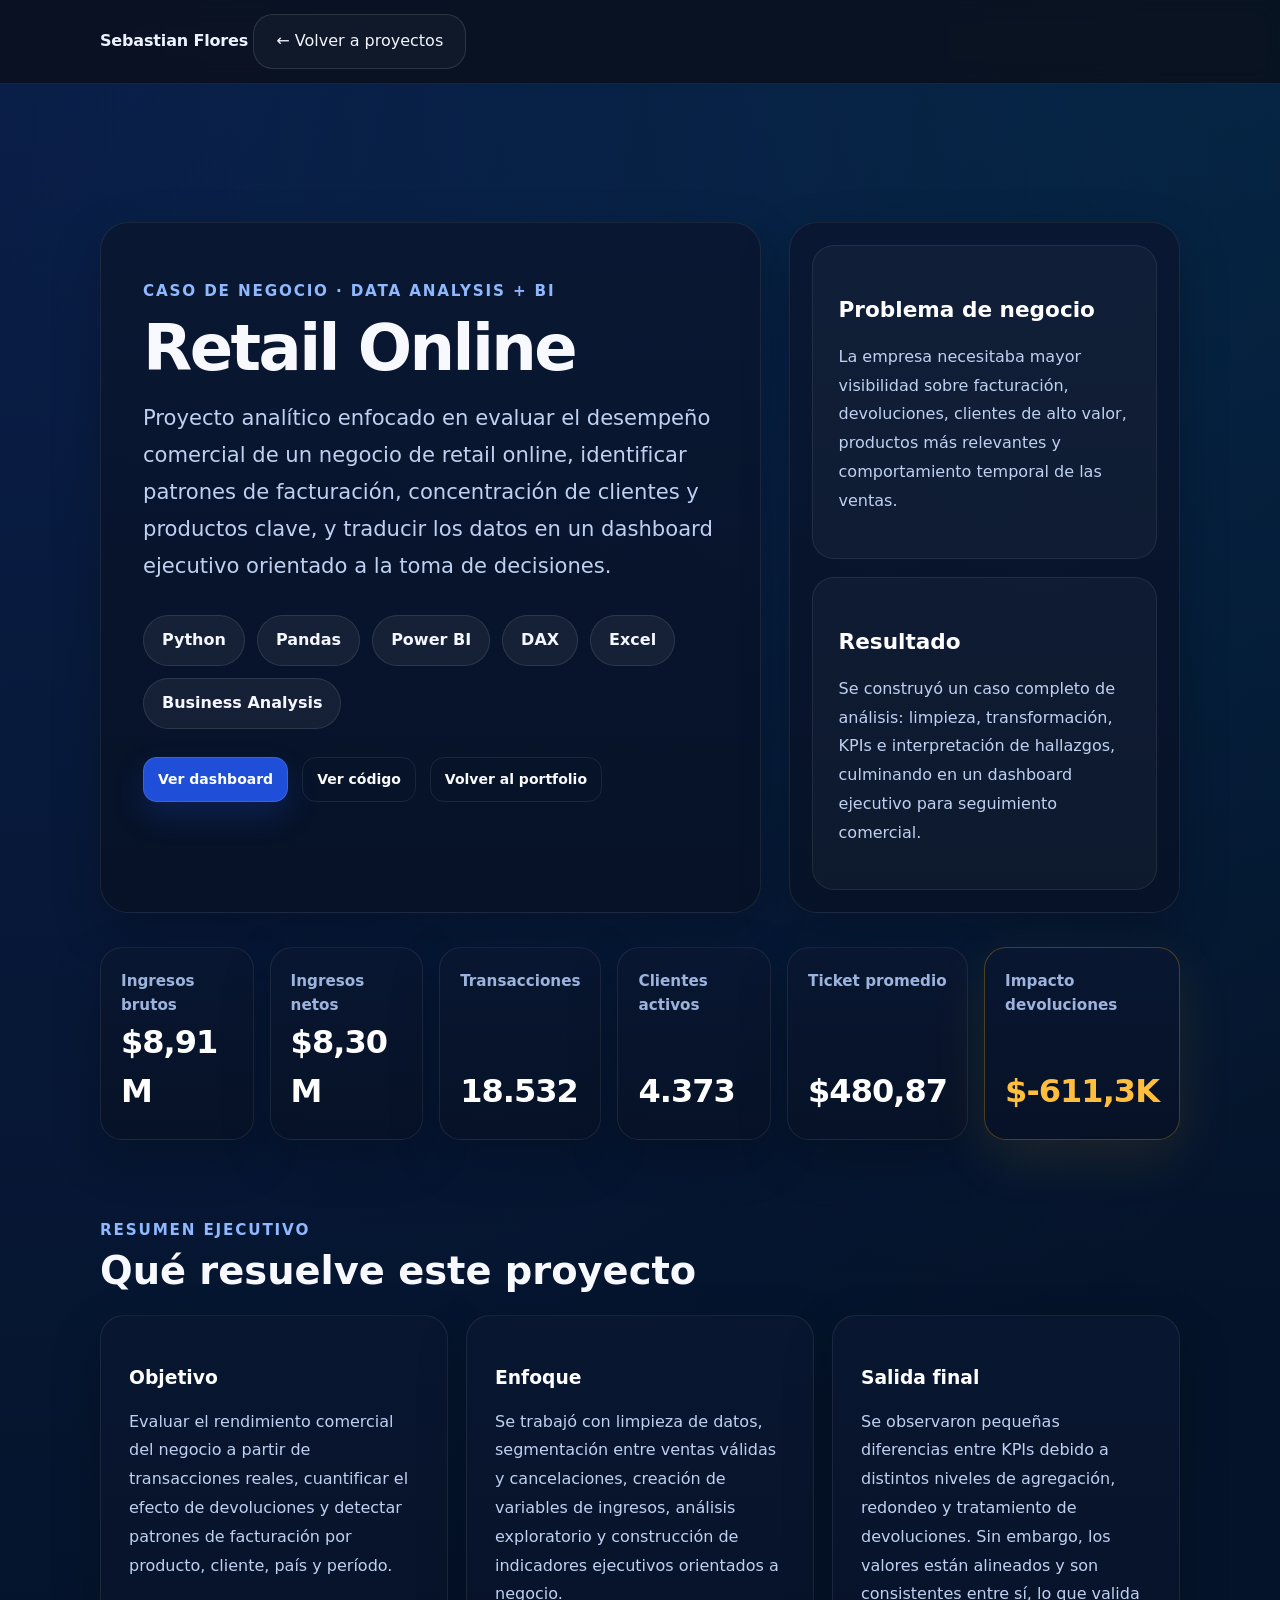
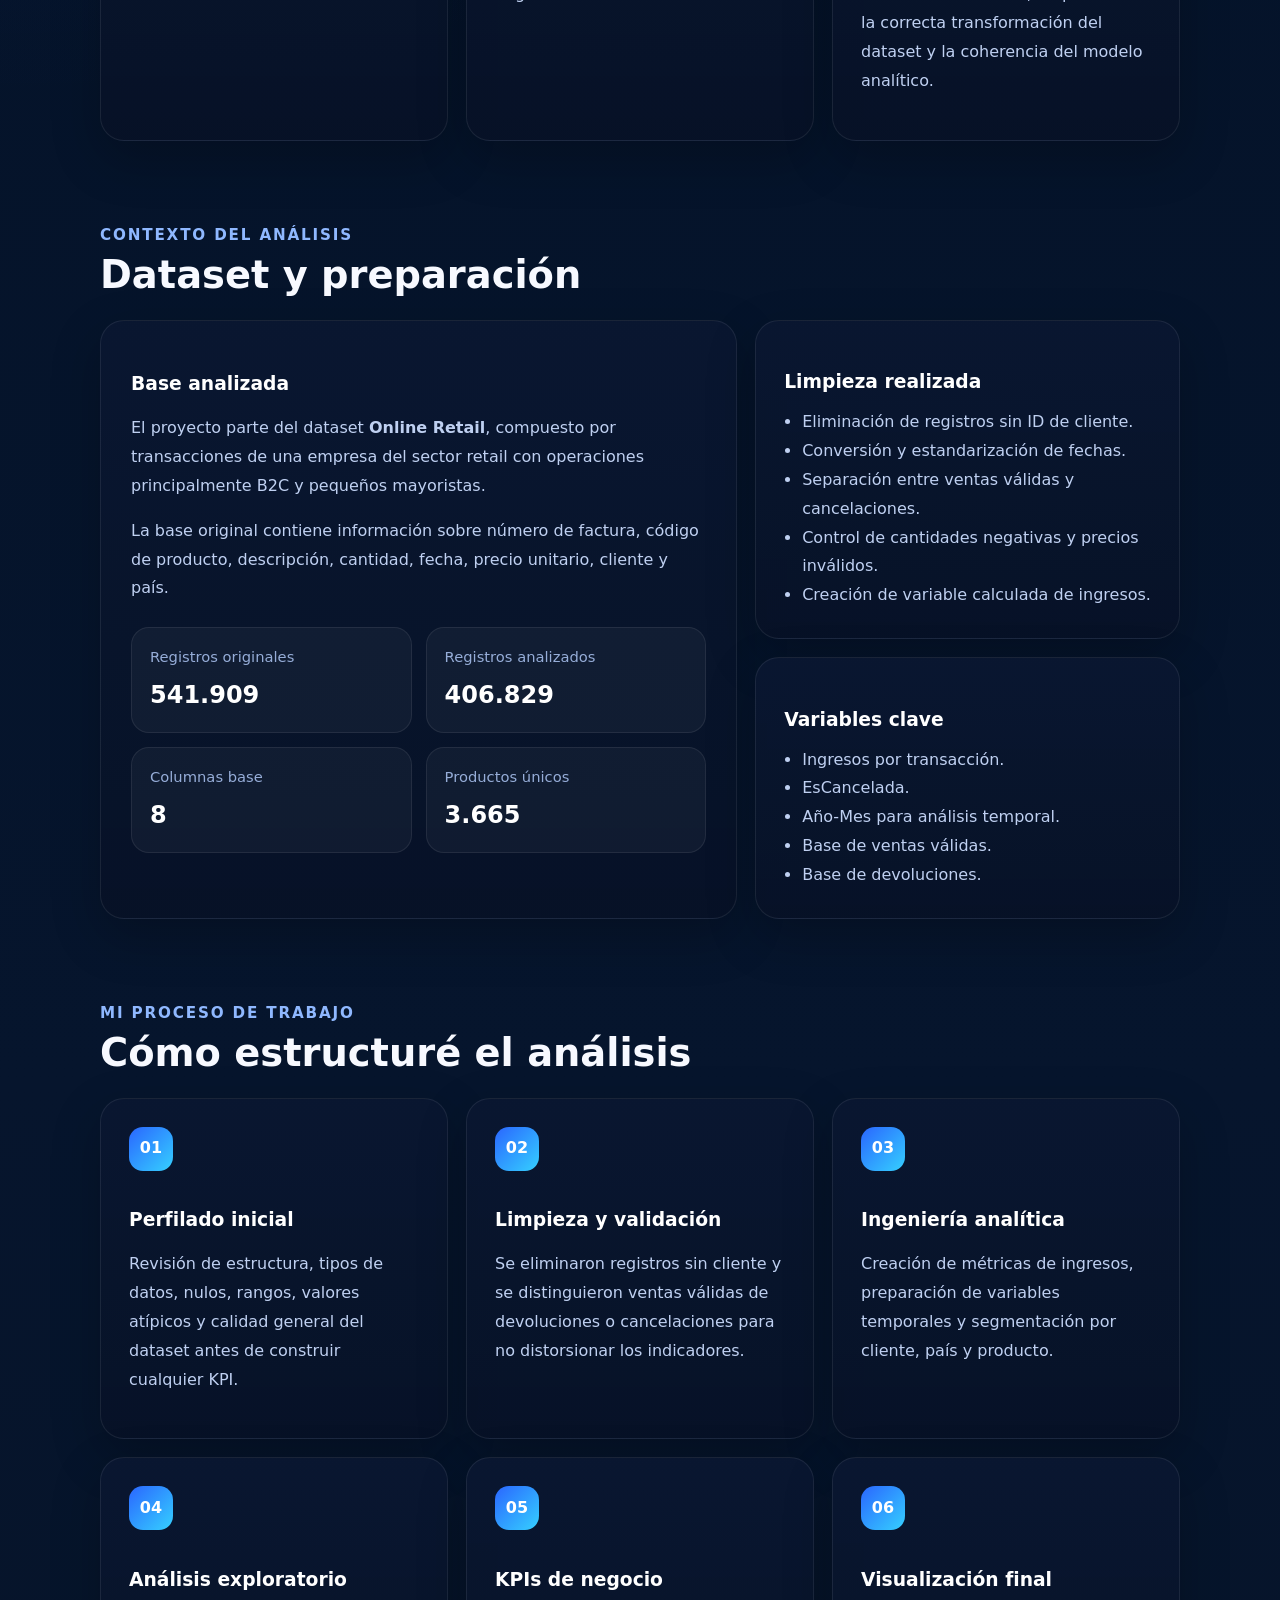
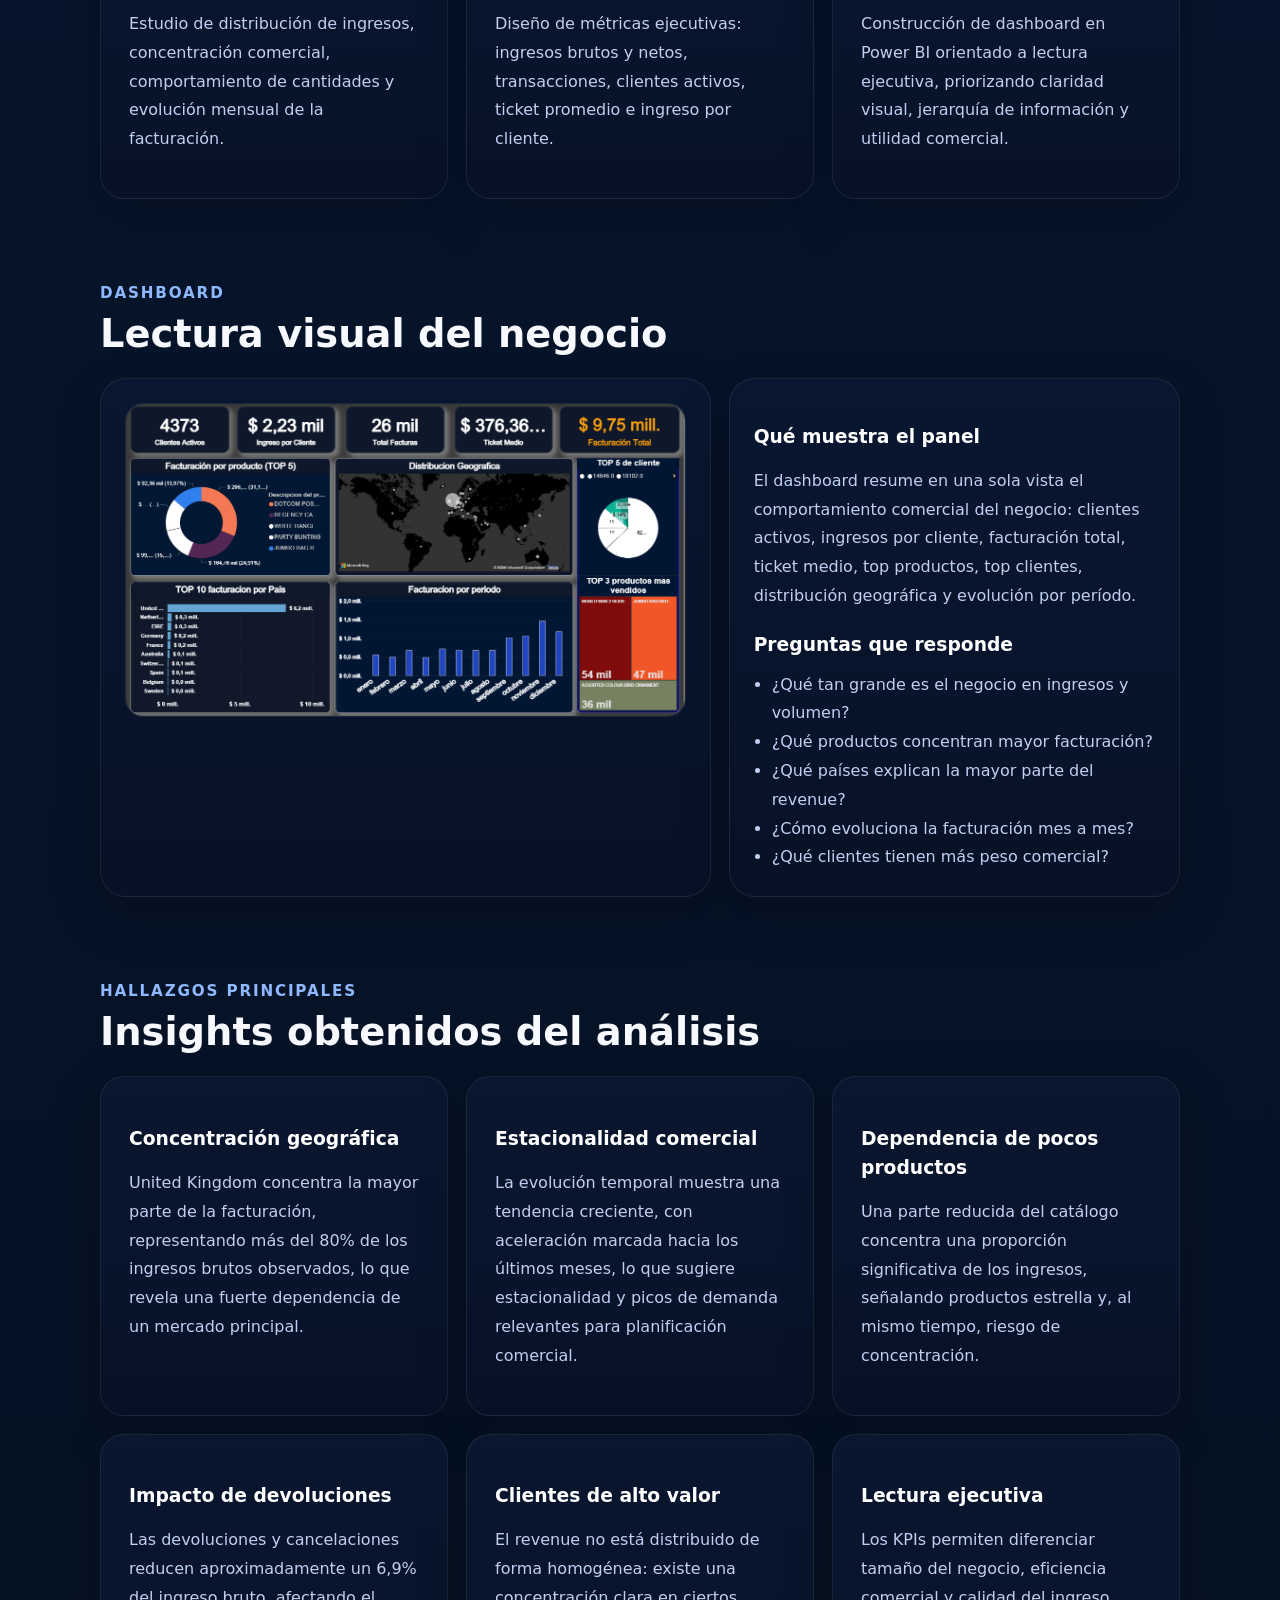
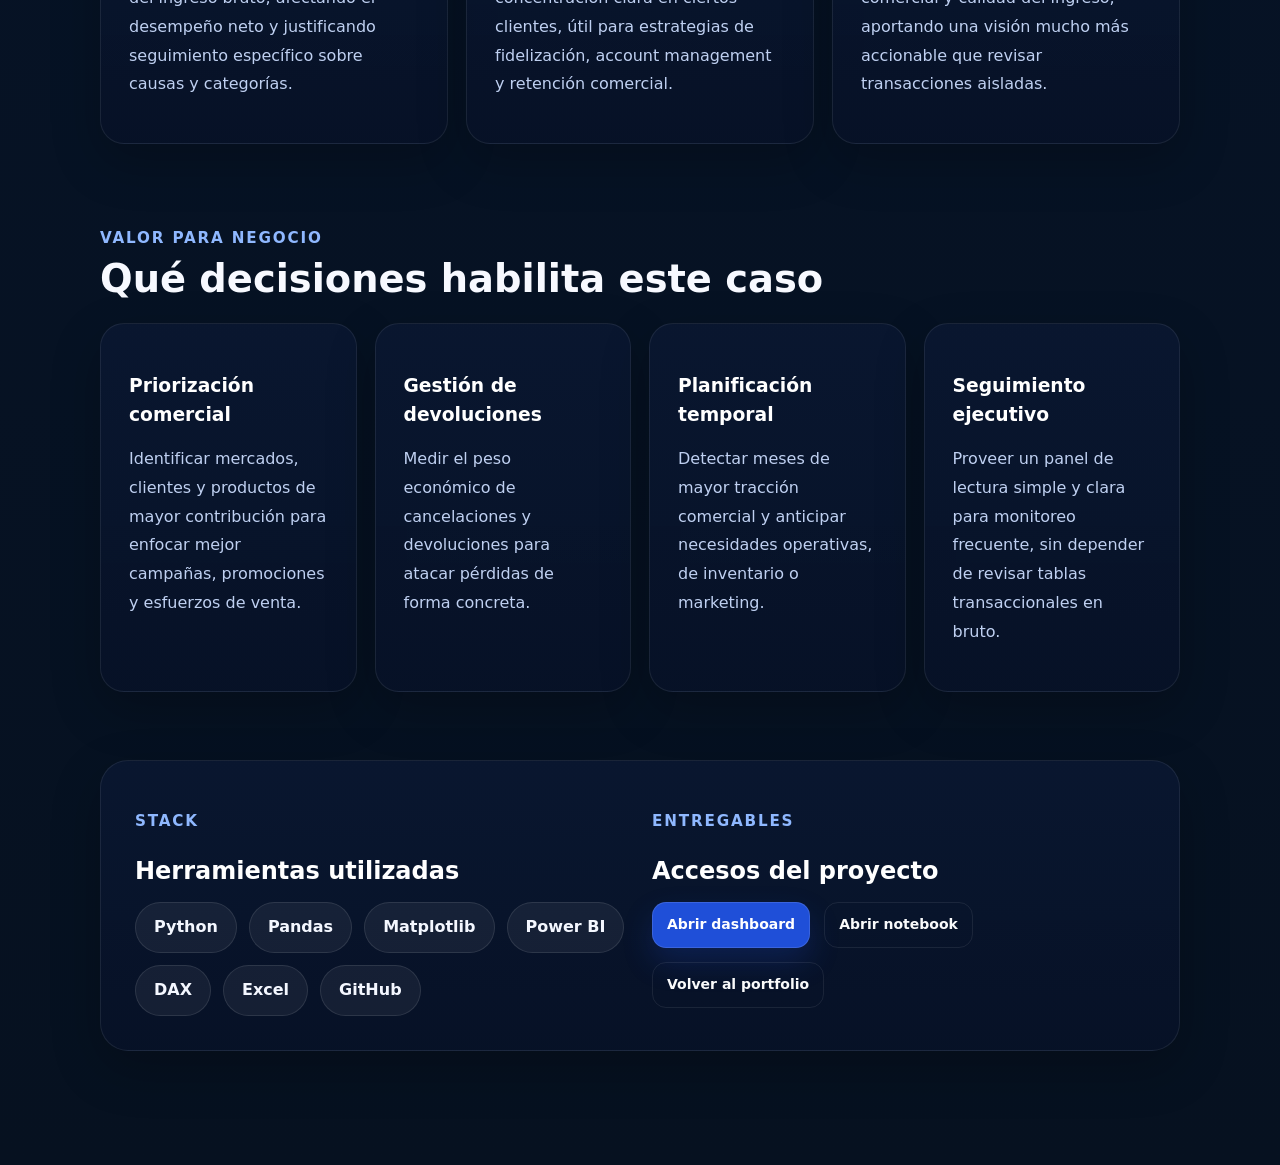
<file: retail-online.html>
<!DOCTYPE html>
<html lang="es">
<head>
  <meta charset="UTF-8" />
  <meta name="viewport" content="width=device-width, initial-scale=1.0" />
  <title>Retail Online | Caso de negocio</title>
  <link rel="stylesheet" href="./styles.css" />
</head>
<body class="retail-case-page">

  <header class="topbar">
    <div class="container topbar__inner">
      <a href="./index.html" class="brand">Sebastian Flores</a>

      <a href="./index.html#projects" class="back-link">
        ← Volver a proyectos
      </a>
    </div>
  </header>

  <main class="retail-case">

    <!-- HERO -->
    <section class="retail-hero">
      <div class="container retail-hero__grid">

        <div class="retail-hero__content">
          <p class="section-kicker">Caso de negocio · Data Analysis + BI</p>

          <h1>Retail Online</h1>

          <p class="retail-lead">
            Proyecto analítico enfocado en evaluar el desempeño comercial de un negocio de retail online,
            identificar patrones de facturación, concentración de clientes y productos clave, y traducir
            los datos en un dashboard ejecutivo orientado a la toma de decisiones.
          </p>

          <div class="stack-chips">
            <span>Python</span>
            <span>Pandas</span>
            <span>Power BI</span>
            <span>DAX</span>
            <span>Excel</span>
            <span>Business Analysis</span>
          </div>

          <div class="retail-hero__actions">
            <a class="btn btn--primary"
             href="https://app.powerbi.com/view?r=eyJrIjoiYzkwYmY0ZGEtZmM4ZS00MDFiLThkYWItMWE2OTUzZDgyNTAwIiwidCI6IjRiMmFlNTExLTEyYjgtNDg0NC05MTM2LWNiMTA3MDMxNjY0MSJ9"
              target="_blank" 
              rel="noreferrer">
              Ver dashboard
            </a>
            <a class="btn btn--ghost" 
            href="https://github.com/sebastianflores-data/retail-online-analysis/blob/main/notebook/retail-online.ipynb"
             target="_blank" 
             rel="noreferrer">
              Ver código
            </a>
            <a class="btn btn--ghost" href="./index.html#projects">
              Volver al portfolio
            </a>
          </div>
        </div>

        <div class="retail-hero__panel">
          <div class="info-box">
            <h3>Problema de negocio</h3>
            <p>
              La empresa necesitaba mayor visibilidad sobre facturación, devoluciones, clientes de alto valor,
              productos más relevantes y comportamiento temporal de las ventas.
            </p>
          </div>

          <div class="info-box">
            <h3>Resultado</h3>
            <p>
              Se construyó un caso completo de análisis: limpieza, transformación, KPIs e interpretación de hallazgos,
              culminando en un dashboard ejecutivo para seguimiento comercial.
            </p>
          </div>
        </div>

      </div>
    </section>

    <!-- KPI STRIP -->
    <section class="retail-kpis">
      <div class="container">
        <div class="retail-kpi-grid">
          <article class="retail-kpi-card">
            <span class="retail-kpi-label">Ingresos brutos</span>
            <strong>$8,91 M</strong>
          </article>

          <article class="retail-kpi-card">
            <span class="retail-kpi-label">Ingresos netos</span>
            <strong>$8,30 M</strong>
          </article>

          <article class="retail-kpi-card">
            <span class="retail-kpi-label">Transacciones</span>
            <strong>18.532</strong>
          </article>

          <article class="retail-kpi-card">
            <span class="retail-kpi-label">Clientes activos</span>
            <strong>4.373</strong>
          </article>

          <article class="retail-kpi-card">
            <span class="retail-kpi-label">Ticket promedio</span>
            <strong>$480,87</strong>
          </article>

          <article class="retail-kpi-card retail-kpi-card--accent">
            <span class="retail-kpi-label">Impacto devoluciones</span>
            <strong>$-611,3K</strong>
          </article>
        </div>
      </div>
    </section>

    <!-- RESUMEN EJECUTIVO -->
    <section class="retail-section">
      <div class="container">
        <div class="retail-section__header">
          <p class="section-kicker">Resumen ejecutivo</p>
          <h2>Qué resuelve este proyecto</h2>
        </div>

        <div class="retail-summary-grid">
          <article class="summary-card">
            <h3>Objetivo</h3>
            <p>
              Evaluar el rendimiento comercial del negocio a partir de transacciones reales,
              cuantificar el efecto de devoluciones y detectar patrones de facturación por producto,
              cliente, país y período.
            </p>
          </article>

          <article class="summary-card">
            <h3>Enfoque</h3>
            <p>
              Se trabajó con limpieza de datos, segmentación entre ventas válidas y cancelaciones,
              creación de variables de ingresos, análisis exploratorio y construcción de indicadores
              ejecutivos orientados a negocio.
            </p>
          </article>

          <article class="summary-card">
            <h3>Salida final</h3>
            <p>
              Se observaron pequeñas diferencias entre KPIs debido a distintos niveles de agregación,
               redondeo y tratamiento de devoluciones. Sin embargo, los valores están alineados
                y son consistentes entre sí, lo que valida la correcta transformación del dataset 
                y la coherencia del modelo analítico.
            </p>
          </article>
        </div>
      </div>
    </section>

    <!-- DATASET -->
    <section class="retail-section retail-section--soft">
      <div class="container">
        <div class="retail-section__header">
          <p class="section-kicker">Contexto del análisis</p>
          <h2>Dataset y preparación</h2>
        </div>

        <div class="dataset-layout">
          <div class="dataset-main-card">
            <h3>Base analizada</h3>
            <p>
              El proyecto parte del dataset <strong>Online Retail</strong>, compuesto por transacciones de una empresa
              del sector retail con operaciones principalmente B2C y pequeños mayoristas.
            </p>

            <p>
              La base original contiene información sobre número de factura, código de producto,
              descripción, cantidad, fecha, precio unitario, cliente y país.
            </p>

            <div class="dataset-stats">
              <div>
                <span>Registros originales</span>
                <strong>541.909</strong>
              </div>
              <div>
                <span>Registros analizados</span>
                <strong>406.829</strong>
              </div>
              <div>
                <span>Columnas base</span>
                <strong>8</strong>
              </div>
              <div>
                <span>Productos únicos</span>
                <strong>3.665</strong>
              </div>
            </div>
          </div>

          <div class="dataset-side">
            <article class="mini-panel">
              <h3>Limpieza realizada</h3>
              <ul>
                <li>Eliminación de registros sin ID de cliente.</li>
                <li>Conversión y estandarización de fechas.</li>
                <li>Separación entre ventas válidas y cancelaciones.</li>
                <li>Control de cantidades negativas y precios inválidos.</li>
                <li>Creación de variable calculada de ingresos.</li>
              </ul>
            </article>

            <article class="mini-panel">
              <h3>Variables clave</h3>
              <ul>
                <li>Ingresos por transacción.</li>
                <li>EsCancelada.</li>
                <li>Año-Mes para análisis temporal.</li>
                <li>Base de ventas válidas.</li>
                <li>Base de devoluciones.</li>
              </ul>
            </article>
          </div>
        </div>
      </div>
    </section>

    <!-- PROCESO -->
    <section class="retail-section">
      <div class="container">
        <div class="retail-section__header">
          <p class="section-kicker">Mi proceso de trabajo</p>
          <h2>Cómo estructuré el análisis</h2>
        </div>

        <div class="process-grid">
          <article class="process-card">
            <span class="process-step">01</span>
            <h3>Perfilado inicial</h3>
            <p>
              Revisión de estructura, tipos de datos, nulos, rangos, valores atípicos
              y calidad general del dataset antes de construir cualquier KPI.
            </p>
          </article>

          <article class="process-card">
            <span class="process-step">02</span>
            <h3>Limpieza y validación</h3>
            <p>
              Se eliminaron registros sin cliente y se distinguieron ventas válidas
              de devoluciones o cancelaciones para no distorsionar los indicadores.
            </p>
          </article>

          <article class="process-card">
            <span class="process-step">03</span>
            <h3>Ingeniería analítica</h3>
            <p>
              Creación de métricas de ingresos, preparación de variables temporales
              y segmentación por cliente, país y producto.
            </p>
          </article>

          <article class="process-card">
            <span class="process-step">04</span>
            <h3>Análisis exploratorio</h3>
            <p>
              Estudio de distribución de ingresos, concentración comercial,
              comportamiento de cantidades y evolución mensual de la facturación.
            </p>
          </article>

          <article class="process-card">
            <span class="process-step">05</span>
            <h3>KPIs de negocio</h3>
            <p>
              Diseño de métricas ejecutivas: ingresos brutos y netos, transacciones,
              clientes activos, ticket promedio e ingreso por cliente.
            </p>
          </article>

          <article class="process-card">
            <span class="process-step">06</span>
            <h3>Visualización final</h3>
            <p>
              Construcción de dashboard en Power BI orientado a lectura ejecutiva,
              priorizando claridad visual, jerarquía de información y utilidad comercial.
            </p>
          </article>
        </div>
      </div>
    </section>

    <!-- DASHBOARD -->
    <section class="retail-section retail-section--soft">
      <div class="container">
        <div class="retail-section__header">
          <p class="section-kicker">Dashboard</p>
          <h2>Lectura visual del negocio</h2>
        </div>

        <div class="dashboard-showcase">
          <div class="dashboard-image-card">
            <img
              src="./assets/img/retail-dashboard.png"
              alt="Dashboard Retail Online"
              class="dashboard-preview"
            />
          </div>

          <div class="dashboard-text-card">
            <h3>Qué muestra el panel</h3>
            <p>
              El dashboard resume en una sola vista el comportamiento comercial del negocio:
              clientes activos, ingresos por cliente, facturación total, ticket medio,
              top productos, top clientes, distribución geográfica y evolución por período.
            </p>

            <h3>Preguntas que responde</h3>
            <ul>
              <li>¿Qué tan grande es el negocio en ingresos y volumen?</li>
              <li>¿Qué productos concentran mayor facturación?</li>
              <li>¿Qué países explican la mayor parte del revenue?</li>
              <li>¿Cómo evoluciona la facturación mes a mes?</li>
              <li>¿Qué clientes tienen más peso comercial?</li>
            </ul>
          </div>
        </div>
      </div>
    </section>

    <!-- INSIGHTS -->
    <section class="retail-section">
      <div class="container">
        <div class="retail-section__header">
          <p class="section-kicker">Hallazgos principales</p>
          <h2>Insights obtenidos del análisis</h2>
        </div>

        <div class="insights-grid">
          <article class="insight-card">
            <h3>Concentración geográfica</h3>
            <p>
              United Kingdom concentra la mayor parte de la facturación, representando más del 80%
              de los ingresos brutos observados, lo que revela una fuerte dependencia de un mercado principal.
            </p>
          </article>

          <article class="insight-card">
            <h3>Estacionalidad comercial</h3>
            <p>
              La evolución temporal muestra una tendencia creciente, con aceleración marcada hacia los últimos meses,
              lo que sugiere estacionalidad y picos de demanda relevantes para planificación comercial.
            </p>
          </article>

          <article class="insight-card">
            <h3>Dependencia de pocos productos</h3>
            <p>
              Una parte reducida del catálogo concentra una proporción significativa de los ingresos,
              señalando productos estrella y, al mismo tiempo, riesgo de concentración.
            </p>
          </article>

          <article class="insight-card">
            <h3>Impacto de devoluciones</h3>
            <p>
              Las devoluciones y cancelaciones reducen aproximadamente un 6,9% del ingreso bruto,
              afectando el desempeño neto y justificando seguimiento específico sobre causas y categorías.
            </p>
          </article>

          <article class="insight-card">
            <h3>Clientes de alto valor</h3>
            <p>
              El revenue no está distribuido de forma homogénea: existe una concentración clara en ciertos clientes,
              útil para estrategias de fidelización, account management y retención comercial.
            </p>
          </article>

          <article class="insight-card">
            <h3>Lectura ejecutiva</h3>
            <p>
              Los KPIs permiten diferenciar tamaño del negocio, eficiencia comercial y calidad del ingreso,
              aportando una visión mucho más accionable que revisar transacciones aisladas.
            </p>
          </article>
        </div>
      </div>
    </section>

    <!-- IMPACTO -->
    <section class="retail-section retail-section--soft">
      <div class="container">
        <div class="retail-section__header">
          <p class="section-kicker">Valor para negocio</p>
          <h2>Qué decisiones habilita este caso</h2>
        </div>

        <div class="impact-grid">
          <article class="impact-card">
            <h3>Priorización comercial</h3>
            <p>
              Identificar mercados, clientes y productos de mayor contribución
              para enfocar mejor campañas, promociones y esfuerzos de venta.
            </p>
          </article>

          <article class="impact-card">
            <h3>Gestión de devoluciones</h3>
            <p>
              Medir el peso económico de cancelaciones y devoluciones
              para atacar pérdidas de forma concreta.
            </p>
          </article>

          <article class="impact-card">
            <h3>Planificación temporal</h3>
            <p>
              Detectar meses de mayor tracción comercial y anticipar necesidades
              operativas, de inventario o marketing.
            </p>
          </article>

          <article class="impact-card">
            <h3>Seguimiento ejecutivo</h3>
            <p>
              Proveer un panel de lectura simple y clara para monitoreo frecuente,
              sin depender de revisar tablas transaccionales en bruto.
            </p>
          </article>
        </div>
      </div>
    </section>

    <!-- STACK + ENTREGABLES -->
    <section class="retail-section">
      <div class="container">
        <div class="deliverables-card">
          <div class="deliverables-col">
            <p class="section-kicker">Stack</p>
            <h2>Herramientas utilizadas</h2>

            <div class="stack-chips stack-chips--bottom">
              <span>Python</span>
              <span>Pandas</span>
              <span>Matplotlib</span>
              <span>Power BI</span>
              <span>DAX</span>
              <span>Excel</span>
              <span>GitHub</span>
            </div>
          </div>

          <div class="deliverables-col">
            <p class="section-kicker">Entregables</p>
            <h2>Accesos del proyecto</h2>

            <div class="deliverables-actions">
              <a class="btn btn--primary"
               href="https://app.powerbi.com/view?r=eyJrIjoiYzkwYmY0ZGEtZmM4ZS00MDFiLThkYWItMWE2OTUzZDgyNTAwIiwidCI6IjRiMmFlNTExLTEyYjgtNDg0NC05MTM2LWNiMTA3MDMxNjY0MSJ9"
                target="_blank" 
                rel="noreferrer">
                Abrir dashboard
              </a>
              <a class="btn btn--ghost"
              href="https://github.com/sebastianflores-data/retail-online-analysis/blob/main/notebook/retail-online.ipynb" 
              target="_blank" 
              rel="noreferrer">
                Abrir notebook
              </a>
              <a class="btn btn--ghost" href="./index.html#projects">
                Volver al portfolio
              </a>
            </div>
          </div>
        </div>
      </div>
    </section>

  </main>
</body>
</html>
</file>
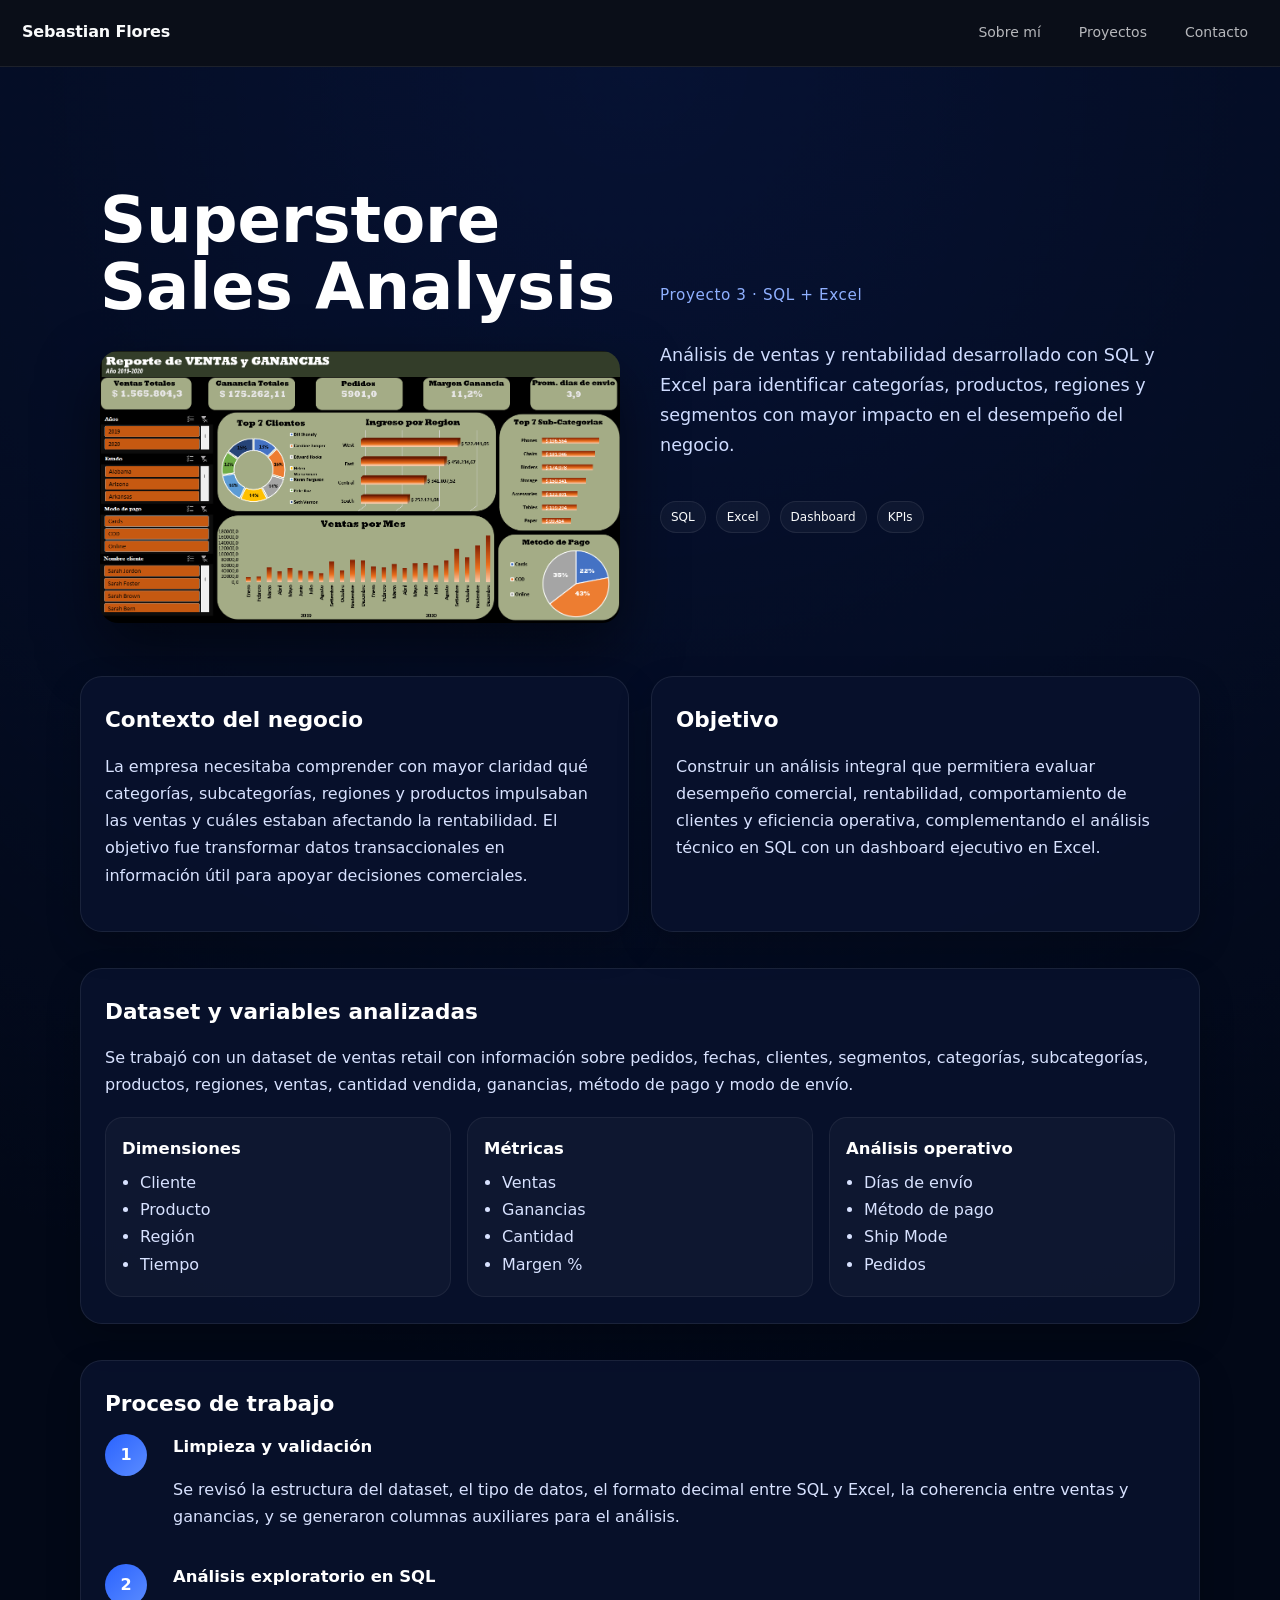
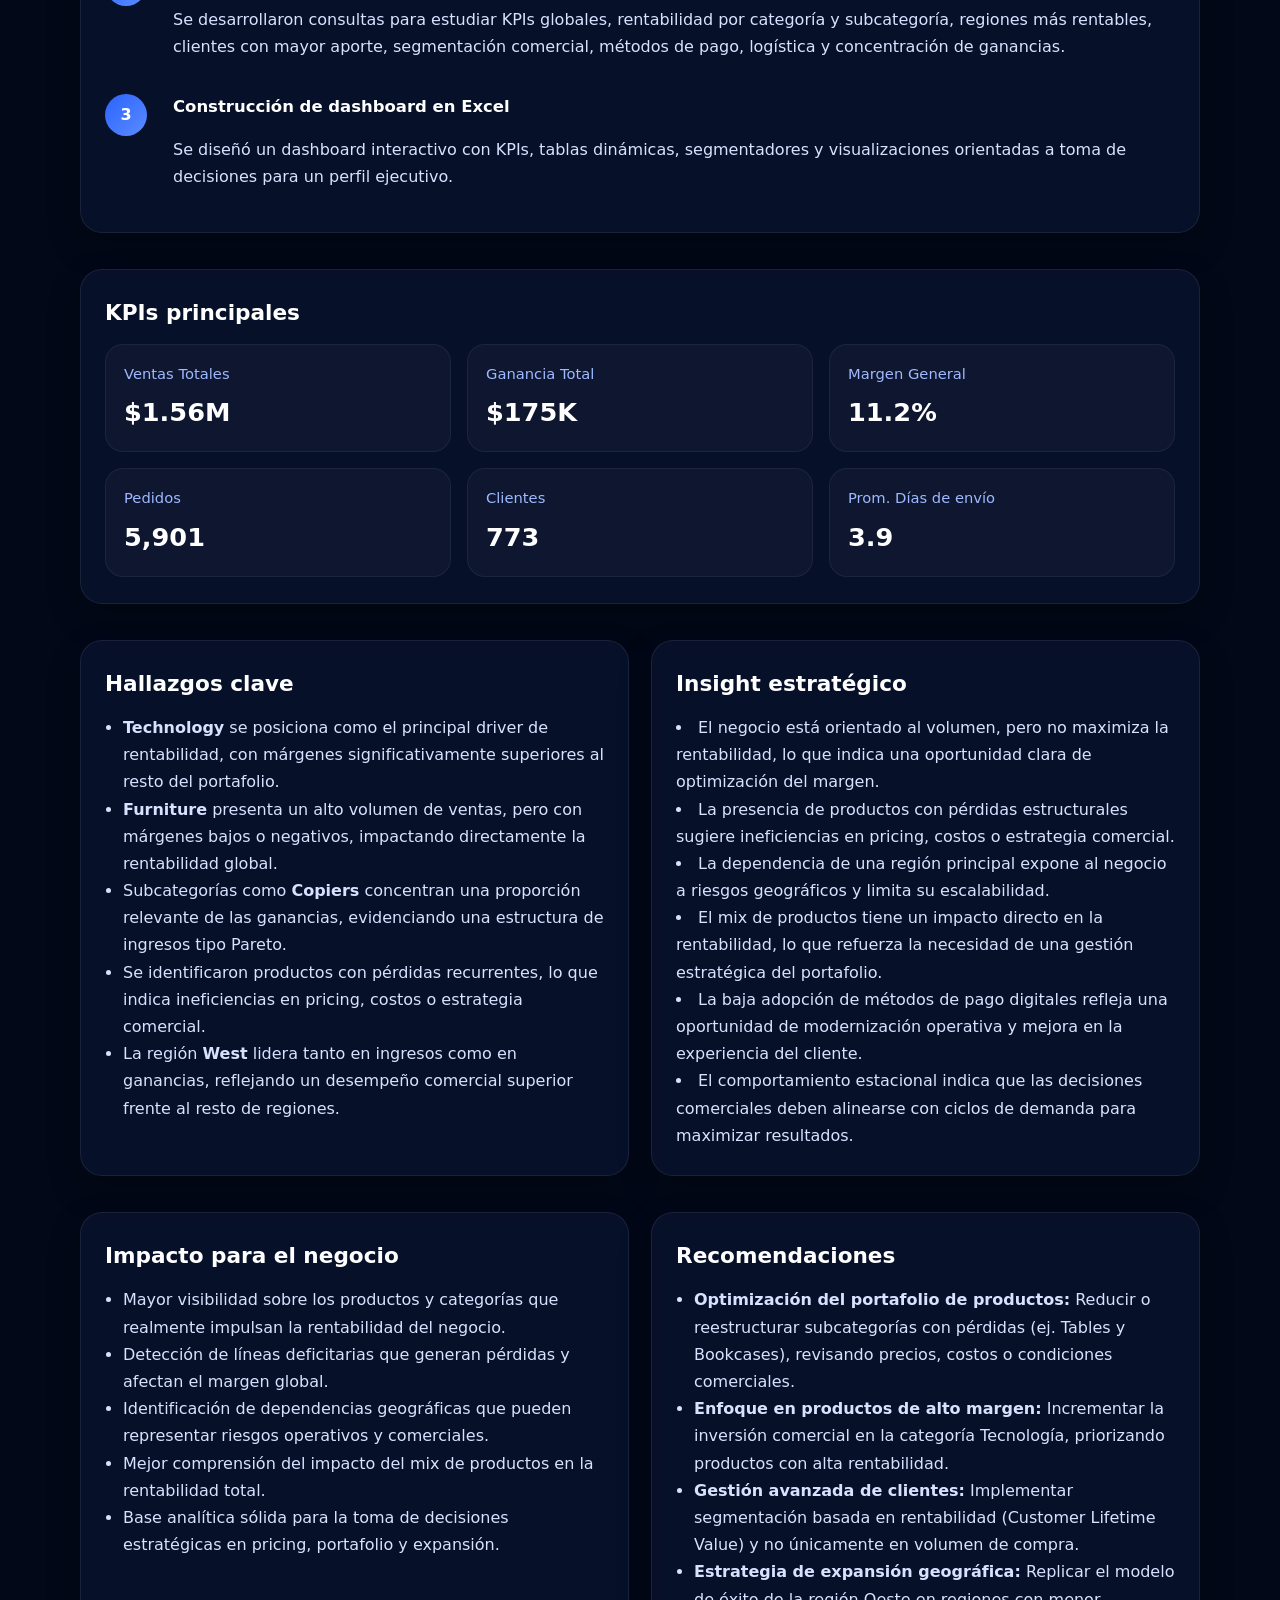
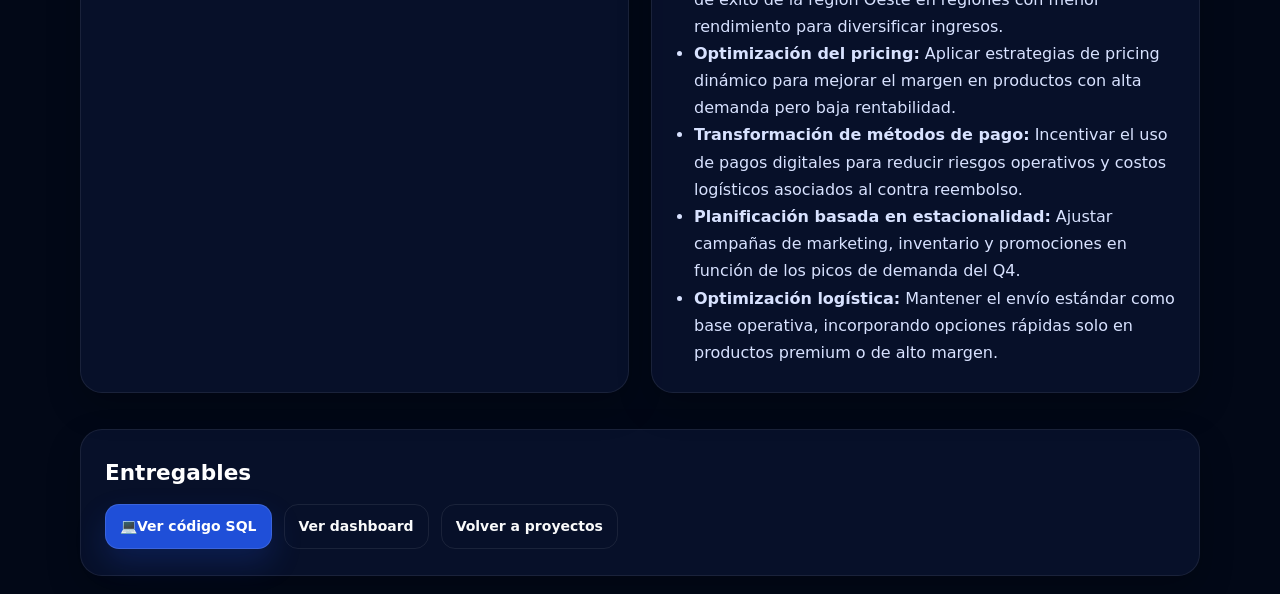
<file: superstore.html>
<!doctype html>
<html lang="es">
<head>
  <meta charset="UTF-8" />
  <meta name="viewport" content="width=device-width, initial-scale=1.0" />
  <title>Superstore Sales Analysis | Sebastian Flores</title>
  <link rel="stylesheet" href="./styles.css" />
</head>
<body>
  <header class="topbar">
    <a class="brand" href="./index.html">Sebastian Flores</a>
    <nav class="nav">
      <a href="./index.html#about">Sobre mí</a>
      <a href="./index.html#projects">Proyectos</a>
      <a href="./index.html#contact">Contacto</a>
    </nav>
  </header>

  <main class="project-page">
  <section class="project-hero">
  <div class="container hero-layout">

    <!-- IZQUIERDA -->
    <div class="hero-left">
      <h1>Superstore Sales Analysis</h1>

      <div class="hero-image">
        <img src="./assets/img/superstore-dashboard.png" alt="Dashboard Superstore">
      </div>
    </div>

    <!-- DERECHA -->
    <div class="hero-right">
      <p class="eyebrow">Proyecto 3 · SQL + Excel</p>

      <p class="project-intro">
        Análisis de ventas y rentabilidad desarrollado con SQL y Excel para identificar categorías, productos, regiones y segmentos con mayor impacto en el desempeño del negocio.
      </p>

      <div class="project-meta">
        <span class="tag">SQL</span>
        <span class="tag">Excel</span>
        <span class="tag">Dashboard</span>
        <span class="tag">KPIs</span>
      </div>
    </div>

  </div>
</section>

    <section class="project-section">
      <div class="container">
        <div class="project-grid-two">
          <article class="case-card">
            <h2>Contexto del negocio</h2>
            <p>
              La empresa necesitaba comprender con mayor claridad qué categorías, subcategorías,
              regiones y productos impulsaban las ventas y cuáles estaban afectando la rentabilidad.
              El objetivo fue transformar datos transaccionales en información útil para apoyar decisiones comerciales.
            </p>
          </article>

          <article class="case-card">
            <h2>Objetivo</h2>
            <p>
              Construir un análisis integral que permitiera evaluar desempeño comercial, rentabilidad,
              comportamiento de clientes y eficiencia operativa, complementando el análisis técnico en SQL
              con un dashboard ejecutivo en Excel.
            </p>
          </article>
        </div>
      </div>
    </section>

    <section class="project-section">
      <div class="container">
        <article class="case-card">
          <h2>Dataset y variables analizadas</h2>
          <p>
            Se trabajó con un dataset de ventas retail con información sobre pedidos, fechas, clientes,
            segmentos, categorías, subcategorías, productos, regiones, ventas, cantidad vendida,
            ganancias, método de pago y modo de envío.
          </p>

          <div class="mini-grid">
            <div class="mini-card">
              <h3>Dimensiones</h3>
              <ul>
                <li>Cliente</li>
                <li>Producto</li>
                <li>Región</li>
                <li>Tiempo</li>
              </ul>
            </div>

            <div class="mini-card">
              <h3>Métricas</h3>
              <ul>
                <li>Ventas</li>
                <li>Ganancias</li>
                <li>Cantidad</li>
                <li>Margen %</li>
              </ul>
            </div>

            <div class="mini-card">
              <h3>Análisis operativo</h3>
              <ul>
                <li>Días de envío</li>
                <li>Método de pago</li>
                <li>Ship Mode</li>
                <li>Pedidos</li>
              </ul>
            </div>
          </div>
        </article>
      </div>
    </section>

    <section class="project-section">
      <div class="container">
        <article class="case-card">
          <h2>Proceso de trabajo</h2>

          <div class="timeline">
            <div class="timeline-item">
              <span class="timeline-step">1</span>
              <div>
                <h3>Limpieza y validación</h3>
                <p>
                  Se revisó la estructura del dataset, el tipo de datos, el formato decimal entre SQL y Excel,
                  la coherencia entre ventas y ganancias, y se generaron columnas auxiliares para el análisis.
                </p>
              </div>
            </div>

            <div class="timeline-item">
              <span class="timeline-step">2</span>
              <div>
                <h3>Análisis exploratorio en SQL</h3>
                <p>
                  Se desarrollaron consultas para estudiar KPIs globales, rentabilidad por categoría y subcategoría,
                  regiones más rentables, clientes con mayor aporte, segmentación comercial, métodos de pago,
                  logística y concentración de ganancias.
                </p>
              </div>
            </div>

            <div class="timeline-item">
              <span class="timeline-step">3</span>
              <div>
                <h3>Construcción de dashboard en Excel</h3>
                <p>
                  Se diseñó un dashboard interactivo con KPIs, tablas dinámicas, segmentadores y visualizaciones
                  orientadas a toma de decisiones para un perfil ejecutivo.
                </p>
              </div>
            </div>
          </div>
        </article>
      </div>
    </section>

    <section class="project-section">
      <div class="container">
        <article class="case-card">
          <h2>KPIs principales</h2>

          <div class="kpi-grid">
            <div class="kpi-card">
              <span class="kpi-label">Ventas Totales</span>
              <strong>$1.56M</strong>
            </div>
            <div class="kpi-card">
              <span class="kpi-label">Ganancia Total</span>
              <strong>$175K</strong>
            </div>
            <div class="kpi-card">
              <span class="kpi-label">Margen General</span>
              <strong>11.2%</strong>
            </div>
            <div class="kpi-card">
              <span class="kpi-label">Pedidos</span>
              <strong>5,901</strong>
            </div>
            <div class="kpi-card">
              <span class="kpi-label">Clientes</span>
              <strong>773</strong>
            </div>
            <div class="kpi-card">
              <span class="kpi-label">Prom. Días de envío</span>
              <strong>3.9</strong>
            </div>
          </div>
        </article>
      </div>
    </section>

    <section class="project-section">
      <div class="container">
        <div class="project-grid-two">
          <article class="case-card">
            <h2>Hallazgos clave</h2>
            <ul class="insight-list">
                <li><strong>Technology</strong> se posiciona como el principal driver de rentabilidad, con márgenes significativamente superiores al resto del portafolio.</li>

  <li><strong>Furniture</strong> presenta un alto volumen de ventas, pero con márgenes bajos o negativos, impactando directamente la rentabilidad global.</li>

  <li>Subcategorías como <strong>Copiers</strong> concentran una proporción relevante de las ganancias, evidenciando una estructura de ingresos tipo Pareto.</li>

  <li>Se identificaron productos con pérdidas recurrentes, lo que indica ineficiencias en pricing, costos o estrategia comercial.</li>

  <li>La región <strong>West</strong> lidera tanto en ingresos como en ganancias, reflejando un desempeño comercial superior frente al resto de regiones.</li>
            </ul>
          </article>

          <article class="case-card">
            <h2>Insight estratégico</h2>
               <li>El negocio está orientado al volumen, pero no maximiza la rentabilidad, lo que indica una oportunidad clara de optimización del margen.</li>

  <li>La presencia de productos con pérdidas estructurales sugiere ineficiencias en pricing, costos o estrategia comercial.</li>

  <li>La dependencia de una región principal expone al negocio a riesgos geográficos y limita su escalabilidad.</li>

  <li>El mix de productos tiene un impacto directo en la rentabilidad, lo que refuerza la necesidad de una gestión estratégica del portafolio.</li>

  <li>La baja adopción de métodos de pago digitales refleja una oportunidad de modernización operativa y mejora en la experiencia del cliente.</li>

  <li>El comportamiento estacional indica que las decisiones comerciales deben alinearse con ciclos de demanda para maximizar resultados.</li>
          </article>
        </div>
      </div>
    </section>

    <section class="project-section">
      <div class="container">
        <div class="project-grid-two">
          <article class="case-card">
            <h2>Impacto para el negocio</h2>
            <ul class="insight-list">
             <li>Mayor visibilidad sobre los productos y categorías que realmente impulsan la rentabilidad del negocio.</li>

  <li>Detección de líneas deficitarias que generan pérdidas y afectan el margen global.</li>

  <li>Identificación de dependencias geográficas que pueden representar riesgos operativos y comerciales.</li>

  <li>Mejor comprensión del impacto del mix de productos en la rentabilidad total.</li>

  <li>Base analítica sólida para la toma de decisiones estratégicas en pricing, portafolio y expansión.</li>
            </ul>
          </article>

          <article class="case-card">
            <h2>Recomendaciones</h2>
            <ul class="insight-list">
              <li><strong>Optimización del portafolio de productos:</strong> 
  Reducir o reestructurar subcategorías con pérdidas (ej. Tables y Bookcases), revisando precios, costos o condiciones comerciales.</li>

  <li><strong>Enfoque en productos de alto margen:</strong> 
  Incrementar la inversión comercial en la categoría Tecnología, priorizando productos con alta rentabilidad.</li>

  <li><strong>Gestión avanzada de clientes:</strong> 
  Implementar segmentación basada en rentabilidad (Customer Lifetime Value) y no únicamente en volumen de compra.</li>

  <li><strong>Estrategia de expansión geográfica:</strong> 
  Replicar el modelo de éxito de la región Oeste en regiones con menor rendimiento para diversificar ingresos.</li>

  <li><strong>Optimización del pricing:</strong> 
  Aplicar estrategias de pricing dinámico para mejorar el margen en productos con alta demanda pero baja rentabilidad.</li>

  <li><strong>Transformación de métodos de pago:</strong> 
  Incentivar el uso de pagos digitales para reducir riesgos operativos y costos logísticos asociados al contra reembolso.</li>

  <li><strong>Planificación basada en estacionalidad:</strong> 
  Ajustar campañas de marketing, inventario y promociones en función de los picos de demanda del Q4.</li>

  <li><strong>Optimización logística:</strong> 
  Mantener el envío estándar como base operativa, incorporando opciones rápidas solo en productos premium o de alto margen.</li>
            </ul>
          </article>
        </div>
      </div>
    </section>

    <section class="project-section">
      <div class="container">
        <article class="case-card">
          <h2>Entregables</h2>

          <div class="deliverables">
            <a class="btn btn--primary" 
            href="https://github.com/sebastianflores-data/superstore-sales-analysis/blob/main/sql/superstore_analysis.sql" 
            target="_blank" 
            rel="noreferrer"> 💻Ver código SQL</a>
            <a class="btn btn--ghost"
            href="https://1drv.ms/x/c/ad2c5f57232f86ec/IQC3DoVoSVCNTZuV6ilBjV59AYvwwF6q6fnyWESYEhMaUPQ?e=4bdlKQ" 
            target="_blank" 
            rel="noreferrer">Ver dashboard</a>
            <a class="btn btn--ghost" href="./index.html#projects">Volver a proyectos</a>
          </div>
        </article>
      </div>
    </section>
  </main>
</body>
</html>
</file>
<file: styles.css>
/* =========================
   THEME / TOKENS
========================= */
:root{
  --bg-main: #0B0F19;
  --bg-card: #121826;

  --text-main: #F9FAFB;
  --text-muted: rgba(249,250,251,.72);

  --border-soft: rgba(255,255,255,.08);

  --primary: #1F4FD8;
  --accent: #7AA2FF;

  --shadow: 0 18px 50px rgba(2,6,23,.25);
  --radius: 18px;
  --max: 1080px;
}

/* =========================
   BASE
========================= */
*{ box-sizing: border-box; }

html{ scroll-behavior: smooth; }

body{
  margin: 0;
  font-family: Inter, system-ui, sans-serif;
  background: var(--bg-main);
  color: var(--text-main);
  line-height: 1.55;
}

a{ color: inherit; text-decoration: none; }
a:hover{ opacity: .9; }

/* =========================
   LAYOUT
========================= */
.container{
  width: min(var(--max), calc(100% - 48px));
  margin: 0 auto;
}

.section{ padding: 72px 0; }

.section-head{
  margin-bottom: 20px;
}

.section-head p{
  margin: 0;
  margin-top: 6px;
  color: var(--text-muted);
  max-width: 70ch;
}

/* =========================
   TOPBAR / NAV (DARK GLASS)
========================= */
.topbar{
  position: sticky;
  top: 0;
  z-index: 1000;

  backdrop-filter: blur(10px);
  background: rgba(11, 15, 25, .78);
  border-bottom: 1px solid var(--border-soft);

  display: flex;
  align-items: center;
  justify-content: space-between;
  padding: 14px 22px;
}

.brand{
  display: inline-flex;
  align-items: center;
  gap: 10px;
  font-weight: 600;
  letter-spacing: -0.01em;
}

.brand-dot{
  width: 10px;
  height: 10px;
  border-radius: 999px;
  background: var(--text-main);
  display: inline-block;
}

.nav{
  display: flex;
  align-items: center;
  gap: 18px;
  font-size: 14px;
  color: var(--text-muted);
}

.nav a{
  padding: 8px 10px;
  border-radius: 12px;
}

.nav a:hover{
  background: rgba(255,255,255,.06);
  color: var(--text-main);
}

.menu-btn{
  display: none;
  background: transparent;
  border: 0;
  padding: 8px;
  border-radius: 12px;
}
.menu-btn:hover{ background: rgba(255,255,255,.06); }
.menu-btn span{
  display: block;
  width: 22px;
  height: 2px;
  background: var(--text-main);
  margin: 4px 0;
  border-radius: 4px;
}

/* Mobile nav */
.mobile-nav{
  position: sticky;
  top: 58px;
  z-index: 999;

  background: rgba(11, 15, 25, .92);
  border-bottom: 1px solid var(--border-soft);
  padding: 10px 22px 18px;
}

.mobile-nav a{
  display: block;
  padding: 10px 10px;
  border-radius: 12px;
  color: var(--text-muted);
}

.mobile-nav a:hover{
  background: rgba(255,255,255,.06);
  color: var(--text-main);
}

/* =========================
   HERO
========================= */
.hero{
  padding-top: 72px;
  background:
    radial-gradient(900px 300px at 20% 20%, rgba(31,79,216,.14), transparent 60%),
    radial-gradient(800px 280px at 80% 30%, rgba(122,162,255,.10), transparent 55%);
}

.hero-grid{
  display: grid;
  grid-template-columns: 1.2fr .8fr;
  gap: 48px;
  align-items: center;
}

.kicker{
  margin: 0 0 10px;
  color: var(--text-muted);
  font-size: 14px;
  letter-spacing: 0.12em;
  text-transform: uppercase;
}

.headline{
  font-size: clamp(38px, 4.3vw, 58px);
  line-height: 1.05;
  letter-spacing: -0.04em;
  margin: 0 0 14px;
  color: var(--text-main);
}

.underline{
  text-decoration: underline;
  text-decoration-thickness: 6px;
  text-underline-offset: 6px;
  text-decoration-color: rgba(122,162,255,.35);
}

.subhead{
  margin: 0 0 22px;
  color: var(--text-muted);
  max-width: 60ch;
  font-size: 16px;
}

.cta{
  display: flex;
  gap: 12px;
  align-items: center;
  margin-bottom: 18px;
}

.links{
  display: inline-flex;
  align-items: center;
  gap: 10px;
  color: var(--text-muted);
  font-size: 14px;
}
.links .dot{ opacity: .6; }

/* Foto */
.photo-frame{
  background: var(--bg-card);
  border: 1px solid var(--border-soft);
  border-radius: var(--radius);
  padding: 12px;
  box-shadow: var(--shadow);
}

.photo-frame img{
  width: 100%;
  height: 320px;
  display: block;
  border-radius: calc(var(--radius) - 8px);
  object-fit: cover;
}

.hero-note{
  margin-top: 12px;
  color: var(--text-muted);
  font-size: 13px;
  text-align: center;
}

/* Texto estilo de trabajo (arreglado: antes estaba cortado) */
.work-style{
  margin: 10px auto 0;
  max-width: 42ch;
  color: var(--text-muted);
  font-size: 14px;
  line-height: 1.55;
}

/* =========================
   GRIDS
========================= */
.grid{
  display: grid;
  gap: 18px;
}

.tools-grid{ grid-template-columns: repeat(3, 1fr); }
.projects-grid{ grid-template-columns: repeat(3, 1fr); }

/* =========================
   CARDS / PROJECTS / CONTACT
========================= */
.card, .project, .contact-card{
  background: var(--bg-card);
  border: 1px solid var(--border-soft);
  border-radius: var(--radius);
  padding: 18px;
  box-shadow: none;
}

.card h3, .project h3{
  margin: 0 0 10px;
  letter-spacing: -0.02em;
  color: var(--text-main);
}

.bullets,
.project-bullets{
  margin: 0;
  padding-left: 18px;
  color: var(--text-muted);
}

.bullets li,
.project-bullets li{
  margin: 8px 0;
}

/* Projects */
.project-top{
  display: flex;
  align-items: flex-start;
  justify-content: space-between;
  gap: 12px;
}

.project-desc{
  margin: 10px 0 10px;
  color: var(--text-muted);
}

/* Tags */
.tags{
  display: flex;
  flex-wrap: wrap;
  gap: 8px;
  justify-content: flex-end;
}

.tag{
  font-size: 12px;
  padding: 6px 10px;
  border-radius: 999px;
  border: 1px solid var(--border-soft);
  color: var(--text-main);
  background: rgba(255,255,255,.04);
}

/* =========================
   BUTTONS
========================= */
.btn{
  display: inline-flex;
  align-items: center;
  justify-content: center;
  gap: 10px;
  padding: 11px 14px;
  border-radius: 14px;
  border: 1px solid var(--border-soft);
  font-weight: 600;
  font-size: 14px;
  color: var(--text-main);
  background: rgba(255,255,255,.03);
}

.btn--primary{
  background: var(--primary);
  color: #fff;
  border-color: rgba(255,255,255,.12);
  box-shadow: 0 14px 30px rgba(31,79,216,.22);
}
.btn--primary:hover{ filter: brightness(1.08); }

.btn--ghost{
  background: transparent;
  color: var(--text-main);
}
.btn--ghost:hover{ background: rgba(255,255,255,.06); }

.btn--small{
  padding: 10px 12px;
  border-radius: 13px;
}

.project-actions{
  display: flex;
  gap: 10px;
  flex-wrap: wrap;
}

/* Contact */
.contact-card{
  padding: 28px;
  box-shadow: 0 22px 60px rgba(0,0,0,.45);
}

.contact-card h2{
  margin: 0 0 10px;
  letter-spacing: -0.02em;
  color: var(--text-main);
}

.contact-card p{
  margin: 0 0 16px;
  color: var(--text-muted);
  max-width: 70ch;
}

.contact-actions{
  display: flex;
  gap: 12px;
  flex-wrap: wrap;
  margin-top: 8px;
}

.fineprint{
  margin-top: 18px !important;
  font-size: 13px;
  color: var(--text-muted);
  opacity: .85;
}

/* =========================
   TOOLS LOGOS + TOOLTIP
========================= */
.tools-logos{
  display: grid;
  grid-template-columns: repeat(4, 1fr);
  gap: 32px;
  align-items: center;

  /* evita que el tooltip se corte */
  overflow: visible;
}

/* Ajuste fino: menos aire entre logos y cards */
#tools .tools-logos{
  margin: 16px 0 10px !important;
}

#tools .tools-grid{
  margin-top: 0 !important;
}

.tool-item{
  position: relative;
  display: inline-flex;
  justify-content: center;
  align-items: center;
  transition: opacity .25s ease, transform .25s ease;
}

.tool-item img{
  max-width: 170px;
  transition: transform .25s ease;
}

/* hover general: baja todos */
.tools-logos:hover .tool-item{ opacity: .35; }

/* hover activo */
.tools-logos .tool-item:hover{ opacity: 1; }
.tools-logos .tool-item:hover img{ transform: scale(1.04); }

/* Tooltip (si tenés <span class="tooltip">...</span>) */
.tooltip{
  position: absolute;
  bottom: -46px;
  padding: 6px 12px;
  font-size: 13px;
  font-weight: 500;
  color: #ffffff;
  background-color: rgba(15, 23, 42, 0.95);
  border-radius: 8px;
  white-space: nowrap;

  opacity: 0;
  transform: translateY(-6px);
  pointer-events: none;

  transition: opacity .25s ease, transform .25s ease;
}

.tooltip::after{
  content: "";
  position: absolute;
  top: -6px;
  left: 50%;
  transform: translateX(-50%);
  border-width: 6px;
  border-style: solid;
  border-color: transparent transparent rgba(15, 23, 42, 0.95) transparent;
}

.tool-item:hover .tooltip{
  opacity: 1;
  transform: translateY(0);
}

/* =========================
   REVEAL ANIMATION
========================= */
.reveal{
  opacity: 0;
  transform: translateY(12px);
  transition: opacity .6s ease, transform .6s ease;
}

.reveal.is-visible{
  opacity: 1;
  transform: translateY(0);
}

/* =========================
   RESPONSIVE
========================= */
@media (max-width: 980px){
  .hero-grid{ grid-template-columns: 1fr; }
  .tools-grid{ grid-template-columns: 1fr; }
  .projects-grid{ grid-template-columns: 1fr; }
  .nav{ display: none; }
  .menu-btn{ display: inline-block; }
}

@media (max-width: 900px){
  .tools-logos{
    grid-template-columns: repeat(2, 1fr);
    gap: 28px;
  }
}

@media (max-width: 520px){
  .tools-logos{ grid-template-columns: 1fr; }
}

/* ===================================
 CARDS -- LUZ Y BORDE SUTIL
   ================================== */
/* Cards premium */
.card, .project, .contact-card{
  background: linear-gradient(
    180deg,
    rgba(255,255,255,.04),
    rgba(255,255,255,.02)
  );
  border: 1px solid rgba(255,255,255,.10);
}

.card:hover, .project:hover{
  border-color: rgba(122,162,255,.22);
}

/* ====================================
 ACENTO EN TITULOS
 =====================================*/
 /* Línea de acento en títulos */
.section-head h2::after{
  content: "";
  display: block;
  width: min(520px, 62%);
  height: 2px;
  margin: 18px auto 0;
  border-radius: 999px;
  background: linear-gradient(
    90deg,
    transparent,
    rgba(31,79,216,.9),
    transparent
  );
}

/* =========================
   SECTION TITLES (centrados + línea azul)
========================= */
.section-head{
  text-align: center;
  margin-bottom: 34px;
}

.section-head h2{
  margin: 0;
  font-size: clamp(36px, 4vw, 56px);
  letter-spacing: -0.03em;
  color: var(--text-main);
}

/* Línea azul centrada debajo del título */
.section-head h2::after{
  content: "";
  display: block;
  width: 88px;
  height: 4px;
  margin: 14px auto 0;
  border-radius: 999px;
  background: linear-gradient(90deg, var(--primary), rgba(31,79,216,0));
}

/* Texto descriptivo bajo el título */
.section-head p{
  margin: 18px auto 0;
  max-width: 70ch;
  color: var(--text-muted);
  font-size: 16px;
  line-height: 1.65;
}
/* =========================
   SWAP DE TAMAÑOS (FIX)
========================= */

/* 1️⃣ Nombre principal MÁS CHICO (como títulos de sección) */
.hero-name{
  font-size: clamp(40px, 5vw, 72px);
  letter-spacing: -0.03em;
}

/* 2️⃣ Títulos de sección MÁS GRANDES (como hero anterior) */
.section-head h2{
  font-size: clamp(36px, 4vw, 56px);
  letter-spacing: -0.05em;
}

/* IMAGEN de Proyecto 1 */
.project{
  background: rgba(13, 19, 35, 0.92);
  border: 1px solid rgba(255,255,255,0.08);
  border-radius: 28px;
  padding: 26px;
  overflow: hidden;
  box-shadow: 0 18px 40px rgba(0,0,0,0.28);
  transition: transform 0.3s ease, box-shadow 0.3s ease;
}

.project:hover{
  transform: translateY(-4px);
  box-shadow: 0 24px 50px rgba(0,0,0,0.35);
}

.project-thumb{
  position: relative;
  width: 100%;
  height: 220px;
  border-radius: 22px;
  overflow: hidden;
  margin-bottom: 22px;
  border: 1px solid rgba(255,255,255,0.08);
  background: #0b1220;
}

.project-thumb img{
  width: 100%;
  height: 100%;
  object-fit: cover;
  display: block;
  transition: transform 0.45s ease;
}

.project:hover .project-thumb img{
  transform: scale(1.05);
}

.thumb-overlay{
  position: absolute;
  inset: 0;
  background: linear-gradient(
    to bottom,
    rgba(0,0,0,0.03) 0%,
    rgba(0,0,0,0.18) 55%,
    rgba(0,0,0,0.32) 100%
  );
  pointer-events: none;
}

.project-body{
  display: flex;
  flex-direction: column;
  gap: 18px;
}

.project-top{
  display: flex;
  justify-content: space-between;
  align-items: flex-start;
  gap: 18px;
  flex-wrap: wrap;
}

.project-top h3{
  margin: 0;
  font-size: 1.15rem;
  line-height: 1.2;
}

.project-body p{
  margin: 0;
}

.project-body ul{
  margin: 0;
  padding-left: 20px;
}

.project-actions{
  display: flex;
  gap: 14px;
  flex-wrap: wrap;
  margin-top: 6px;
}
.project {
  display: flex;
  flex-direction: column;
  height: 100%;
}
.tags {
  display: flex;
  gap: 8px;
  flex-wrap: nowrap; /* 🔥 CLAVE: evita salto de línea */
}

/* =============== RETAIL CASE PAGE =============== */

.retail-case-page {
  background:
    radial-gradient(circle at top left, rgba(45, 99, 255, 0.16), transparent 28%),
    radial-gradient(circle at top right, rgba(0, 193, 255, 0.10), transparent 22%),
    linear-gradient(180deg, #031126 0%, #06152d 45%, #061120 100%);
  color: #edf2ff;
}

.back-link {
  display: inline-flex;
  align-items: center;
  gap: 8px;
  color: #f3f6ff;
  text-decoration: none;
  border: 1px solid rgba(255,255,255,0.12);
  padding: 14px 22px;
  border-radius: 20px;
  background: rgba(255,255,255,0.03);
  transition: 0.25s ease;
}

.back-link:hover {
  border-color: rgba(255,255,255,0.22);
  background: rgba(255,255,255,0.06);
}

.retail-case {
  padding-top: 110px;
  padding-bottom: 80px;
}

.retail-hero {
  padding: 28px 0 24px;
}

.retail-hero__grid {
  display: grid;
  grid-template-columns: 1.35fr 0.8fr;
  gap: 28px;
  align-items: stretch;
}

.retail-hero__content,
.retail-hero__panel,
.summary-card,
.dataset-main-card,
.mini-panel,
.process-card,
.dashboard-image-card,
.dashboard-text-card,
.insight-card,
.impact-card,
.deliverables-card,
.retail-kpi-card {
  background: linear-gradient(180deg, rgba(10,23,49,0.92) 0%, rgba(7,18,39,0.96) 100%);
  border: 1px solid rgba(255,255,255,0.08);
  box-shadow: 0 18px 50px rgba(0,0,0,0.22);
}

.retail-hero__content {
  border-radius: 28px;
  padding: 42px;
}

.retail-hero__content h1 {
  font-size: clamp(2.8rem, 5vw, 5rem);
  line-height: 0.95;
  margin: 14px 0 22px;
  letter-spacing: -0.04em;
  color: #f7f9ff;
}

.retail-lead {
  font-size: 1.32rem;
  line-height: 1.75;
  color: #bfd0f1;
  max-width: 900px;
  margin-bottom: 30px;
}

.section-kicker {
  font-size: 0.95rem;
  text-transform: uppercase;
  letter-spacing: 0.12em;
  color: #8fb8ff;
  font-weight: 700;
  margin-bottom: 8px;
}

.stack-chips {
  display: flex;
  flex-wrap: wrap;
  gap: 12px;
  margin-bottom: 28px;
}

.stack-chips span {
  display: inline-flex;
  align-items: center;
  justify-content: center;
  padding: 12px 18px;
  border-radius: 999px;
  background: rgba(255,255,255,0.06);
  border: 1px solid rgba(255,255,255,0.10);
  color: #f4f7ff;
  font-weight: 600;
}

.retail-hero__actions,
.deliverables-actions {
  display: flex;
  flex-wrap: wrap;
  gap: 14px;
}

.retail-hero__panel {
  border-radius: 28px;
  padding: 22px;
  display: flex;
  flex-direction: column;
  gap: 18px;
}

.info-box {
  border-radius: 22px;
  padding: 26px;
  background: rgba(255,255,255,0.03);
  border: 1px solid rgba(255,255,255,0.08);
}

.info-box h3 {
  color: #ffffff;
  margin-bottom: 12px;
  font-size: 1.35rem;
}

.info-box p {
  color: #bfd0f1;
  line-height: 1.8;
}

.retail-kpis {
  padding: 10px 0 30px;
}

.retail-kpi-grid {
  display: grid;
  grid-template-columns: repeat(6, 1fr);
  gap: 16px;
}

.retail-kpi-card {
  border-radius: 22px;
  padding: 22px 20px;
  min-height: 120px;
  display: flex;
  flex-direction: column;
  justify-content: space-between;
}

.retail-kpi-card strong {
  font-size: 2rem;
  color: #ffffff;
  letter-spacing: -0.03em;
}

.retail-kpi-label {
  color: #9cb3dd;
  font-size: 0.95rem;
  font-weight: 600;
}

.retail-kpi-card--accent {
  border-color: rgba(255, 179, 0, 0.28);
  box-shadow: 0 18px 55px rgba(255, 166, 0, 0.10);
}

.retail-kpi-card--accent strong {
  color: #ffbe3d;
}

.retail-section {
  padding: 34px 0;
}

.retail-section--soft {
  position: relative;
}

.retail-section__header {
  margin-bottom: 24px;
}

.retail-section__header h2 {
  font-size: clamp(2rem, 3vw, 3rem);
  line-height: 1.05;
  color: #f7f9ff;
  margin: 0;
}

.retail-summary-grid {
  display: grid;
  grid-template-columns: repeat(3, 1fr);
  gap: 18px;
}

.summary-card {
  border-radius: 24px;
  padding: 28px;
}

.summary-card h3,
.dataset-main-card h3,
.mini-panel h3,
.process-card h3,
.dashboard-text-card h3,
.insight-card h3,
.impact-card h3,
.deliverables-col h2 {
  color: #ffffff;
  margin-bottom: 12px;
}

.summary-card p,
.dataset-main-card p,
.mini-panel li,
.process-card p,
.dashboard-text-card p,
.dashboard-text-card li,
.insight-card p,
.impact-card p {
  color: #bfd0f1;
  line-height: 1.8;
}

.dataset-layout {
  display: grid;
  grid-template-columns: 1.2fr 0.8fr;
  gap: 18px;
}

.dataset-main-card {
  border-radius: 24px;
  padding: 30px;
}

.dataset-stats {
  display: grid;
  grid-template-columns: repeat(2, 1fr);
  gap: 14px;
  margin-top: 24px;
}

.dataset-stats div {
  padding: 18px;
  border-radius: 18px;
  background: rgba(255,255,255,0.04);
  border: 1px solid rgba(255,255,255,0.08);
}

.dataset-stats span {
  display: block;
  color: #96add8;
  font-size: 0.92rem;
  margin-bottom: 8px;
}

.dataset-stats strong {
  font-size: 1.5rem;
  color: #ffffff;
}

.dataset-side {
  display: grid;
  gap: 18px;
}

.mini-panel {
  border-radius: 24px;
  padding: 28px;
}

.mini-panel ul,
.dashboard-text-card ul {
  padding-left: 18px;
  margin: 0;
}

.process-grid {
  display: grid;
  grid-template-columns: repeat(3, 1fr);
  gap: 18px;
}

.process-card {
  border-radius: 24px;
  padding: 28px;
  position: relative;
  overflow: hidden;
}

.process-step {
  display: inline-flex;
  width: 44px;
  height: 44px;
  border-radius: 14px;
  align-items: center;
  justify-content: center;
  margin-bottom: 16px;
  background: linear-gradient(135deg, #2a66ff, #35d0ff);
  color: #fff;
  font-weight: 800;
}

.dashboard-showcase {
  display: grid;
  grid-template-columns: 1.15fr 0.85fr;
  gap: 18px;
  align-items: stretch;
}

.dashboard-image-card,
.dashboard-text-card {
  border-radius: 26px;
  padding: 24px;
}

.dashboard-preview {
  width: 100%;
  display: block;
  border-radius: 18px;
  border: 1px solid rgba(255,255,255,0.08);
}

.insights-grid {
  display: grid;
  grid-template-columns: repeat(3, 1fr);
  gap: 18px;
}

.insight-card {
  border-radius: 24px;
  padding: 28px;
  min-height: 220px;
}

.impact-grid {
  display: grid;
  grid-template-columns: repeat(4, 1fr);
  gap: 18px;
}

.impact-card {
  border-radius: 24px;
  padding: 28px;
}

.deliverables-card {
  border-radius: 28px;
  padding: 34px;
  display: grid;
  grid-template-columns: 1fr 1fr;
  gap: 24px;
}

.stack-chips--bottom {
  margin-bottom: 0;
}

@media (max-width: 1200px) {
  .retail-kpi-grid {
    grid-template-columns: repeat(3, 1fr);
  }

  .impact-grid {
    grid-template-columns: repeat(2, 1fr);
  }

  .insights-grid {
    grid-template-columns: repeat(2, 1fr);
  }
}

@media (max-width: 980px) {
  .retail-hero__grid,
  .retail-summary-grid,
  .dataset-layout,
  .process-grid,
  .dashboard-showcase,
  .deliverables-card {
    grid-template-columns: 1fr;
  }

  .retail-hero__content,
  .retail-hero__panel,
  .summary-card,
  .dataset-main-card,
  .mini-panel,
  .process-card,
  .dashboard-image-card,
  .dashboard-text-card,
  .insight-card,
  .impact-card,
  .deliverables-card {
    border-radius: 22px;
  }
}

@media (max-width: 700px) {
  .retail-case {
    padding-top: 92px;
  }

  .retail-hero__content {
    padding: 30px 22px;
  }

  .retail-hero__content h1 {
    font-size: 2.6rem;
  }

  .retail-lead {
    font-size: 1.05rem;
  }

  .retail-kpi-grid,
  .dataset-stats,
  .insights-grid,
  .impact-grid {
    grid-template-columns: 1fr;
  }

  .back-link {
    padding: 12px 16px;
    font-size: 0.95rem;
  }
}
/*=====================PROYECTO 3 "SUPERSTORE"======================*/

.projects-grid {
  display: grid;
  grid-template-columns: repeat(3, 1fr);
  gap: 28px;
  align-items: stretch;
}

.project-card {
  display: flex;
  flex-direction: column;
  height: 100%;
  background: rgba(8, 18, 45, 0.92);
  border: 1px solid rgba(255,255,255,0.08);
  border-radius: 22px;
  overflow: hidden;
  box-shadow: 0 12px 30px rgba(0,0,0,0.28);
}

.project-image {
  width: 100%;
  height: 190px;
  object-fit: cover;
  display: block;
}

.project-body {
  display: flex;
  flex-direction: column;
  flex: 1;
  padding: 22px 20px 20px;
}

.project-body h3 {
  margin: 0 0 12px;
  font-size: 1.55rem;
  color: #ffffff;
}

.project-tags {
  display: flex;
  flex-wrap: wrap;
  gap: 8px;
  margin-bottom: 16px;
}

.project-tags span {
  padding: 6px 10px;
  border-radius: 999px;
  font-size: 0.78rem;
  color: #dbe7ff;
  border: 1px solid rgba(255,255,255,0.12);
  background: rgba(255,255,255,0.04);
}

.project-summary {
  color: #d8e2ff;
  line-height: 1.65;
  margin: 0 0 16px;
  min-height: 78px;
}

.project-points {
  margin: 0 0 22px;
  padding-left: 18px;
  color: #c9d8ff;
  line-height: 1.6;
}

.project-points li + li {
  margin-top: 10px;
}

.project-actions {
  margin-top: auto;
  display: flex;
  gap: 12px;
}

/*==========ALINEAMOS BOTONES==========*/
.project-body {
  display: flex;
  flex-direction: column;
  flex: 1;
}

.project-actions {
  margin-top: auto;
}

/*=================Estilo de PAGINA============*/
.project-page {
  background:
    radial-gradient(circle at top, rgba(38, 90, 255, 0.12), transparent 35%),
    #020817;
  min-height: 100vh;
  color: #e8eefc;
}

.project-hero {
  padding: 120px 0 28px;
}

.project-hero .container,
.project-cover .container {
  display: grid;
  grid-template-columns: 1fr 1fr;
  gap: 40px;
  align-items: center;
}
.project-section .container {
  width: min(1120px, 92%);
  margin: 0 auto;
}

.eyebrow {
  margin: 0 0 14px;
  font-size: 0.95rem;
  color: #8fb0ff;
  letter-spacing: 0.04em;
}

.project-hero h1 {
  margin: 0 0 18px;
  font-size: clamp(2.3rem, 5vw, 4rem);
  line-height: 1.05;
  color: #fff;
}

.project-intro {
  max-width: 760px;
  margin: 0 0 20px;
  color: #cfdcff;
  font-size: 1.08rem;
  line-height: 1.75;
}

.project-meta {
  display: flex;
  flex-wrap: wrap;
  gap: 10px;
}

.project-cover {
  padding: 10px 0 18px;
}

.project-cover-card {
  overflow: hidden;
  border-radius: 24px;
  border: 1px solid rgba(255,255,255,0.08);
  background: rgba(8, 18, 45, 0.88);
  box-shadow: 0 18px 40px rgba(0,0,0,0.28);
}

.project-cover-card img {
  width: 100%;
  max-width: 500px;
}

.project-section {
  padding: 18px 0;
}

.project-grid-two {
  display: grid;
  grid-template-columns: repeat(2, 1fr);
  gap: 22px;
}

.case-card {
  background: rgba(8, 18, 45, 0.88);
  border: 1px solid rgba(255,255,255,0.08);
  border-radius: 22px;
  padding: 26px 24px;
  box-shadow: 0 14px 34px rgba(0,0,0,0.22);
}

.case-card h2 {
  margin: 0 0 14px;
  font-size: 1.35rem;
  color: #fff;
}

.case-card h3 {
  margin: 0 0 8px;
  font-size: 1.03rem;
  color: #fff;
}

.case-card p,
.case-card li {
  color: #d8e2ff;
  line-height: 1.7;
}

.mini-grid {
  display: grid;
  grid-template-columns: repeat(3, 1fr);
  gap: 16px;
  margin-top: 18px;
}

.mini-card {
  border-radius: 18px;
  padding: 18px 16px;
  background: rgba(255,255,255,0.03);
  border: 1px solid rgba(255,255,255,0.06);
}

.mini-card ul,
.insight-list {
  margin: 0;
  padding-left: 18px;
}

.timeline {
  display: grid;
  gap: 18px;
}

.timeline-item {
  display: grid;
  grid-template-columns: 52px 1fr;
  gap: 16px;
  align-items: start;
}

.timeline-step {
  width: 42px;
  height: 42px;
  border-radius: 50%;
  display: inline-flex;
  align-items: center;
  justify-content: center;
  background: linear-gradient(135deg, #2a63ff, #5b8cff);
  color: #fff;
  font-weight: 700;
}

.kpi-grid {
  display: grid;
  grid-template-columns: repeat(3, 1fr);
  gap: 16px;
}

.kpi-card {
  background: rgba(255,255,255,0.03);
  border: 1px solid rgba(255,255,255,0.06);
  border-radius: 18px;
  padding: 18px;
}

.kpi-label {
  display: block;
  margin-bottom: 8px;
  color: #9eb9ff;
  font-size: 0.92rem;
}

.kpi-card strong {
  font-size: 1.6rem;
  color: #fff;
}

.deliverables {
  display: flex;
  flex-wrap: wrap;
  gap: 12px;
}

@media (max-width: 900px) {
  .project-grid-two,
  .mini-grid,
  .kpi-grid {
    grid-template-columns: 1fr;
  }

  .project-hero {
    padding-top: 100px;
  }
}
.hero-layout {
  display: grid;
  grid-template-columns: 1.2fr 1fr;
  gap: 60px;
  align-items: center;
}

.hero-left {
  display: flex;
  flex-direction: column;
  gap: 30px;
}

.hero-left h1 {
  font-size: clamp(3rem, 5vw, 5rem);
  line-height: 1.05;
  margin: 0;
  color: #fff;
}

.hero-image img {
  width: 100%;
  max-width: 700px;
  border-radius: 18px;
  box-shadow: 0 25px 60px rgba(0,0,0,0.5);
}

.hero-right {
  display: flex;
  flex-direction: column;
  gap: 20px;
}

.hero-right .project-intro {
  font-size: 1.1rem;
  line-height: 1.7;
  color: #cfdcff;
}
@media (max-width: 900px) {
  .hero-layout {
    grid-template-columns: 1fr;
  }

  .hero-image img {
    max-width: 100%;
  }
}
/* ===== SOBRE MI ===== */
.about-split{
  padding-top: 110px;
}

.about-grid{
  display: grid;
  grid-template-columns: 1.05fr 1fr;
  align-items: center;
  gap: 48px;
}

.about-media{
  display: flex;
  justify-content: flex-start;
}

.about-copy{
  display: flex;
  flex-direction: column;
  justify-content: center;
}

.about-copy .section-head{
  margin-bottom: 18px;
}

.about-copy .section-head h2{
  margin-bottom: 18px;
}

.about-copy .section-head p{
  max-width: 580px;
  line-height: 1.75;
}

.about-badges{
  display: flex;
  flex-wrap: wrap;
  gap: 12px;
  margin-top: 8px;
}

/* Foto */
.photo-frame{
  width: 100%;
  max-width: 680px;
  background: var(--bg-card);
  border: 1px solid var(--border-soft);
  border-radius: var(--radius);
  padding: 12px;
  box-shadow: var(--shadow);
}

.photo-frame img{
  width: 100%;
  height: 420px;
  display: block;
  border-radius: calc(var(--radius) - 8px);
  object-fit: cover;
  object-position: center top;
}

@media (max-width: 900px){
  .about-grid{
    grid-template-columns: 1fr;
    gap: 28px;
  }

  .about-media{
    order: 1;
  }

  .about-copy{
    order: 2;
  }

  .photo-frame{
    max-width: 100%;
  }

  .photo-frame img{
    height: 320px;
  }
}
/*================WATSSAP===============*/
.btn--whatsapp{
  background: #25D366;
  color: #fff;
  border: none;
}

.btn--whatsapp:hover{
  background: #1ebe5d;
  transform: translateY(-1px);
  box-shadow: 0 8px 20px rgba(37, 211, 102, 0.25);
}
/*=================Botones (linkedin,github,cv)============*/
.links{
  display: flex;
  gap: 8px;
  align-items: center;
}

/* Estilo base */
.link{
  color: var(--text-muted);
  text-decoration: none;
  padding: 8px 14px;
  border-radius: 8px;
  transition: all 0.25s ease;
  border: 1px solid transparent;
}

/* HOVER BIEN VISIBLE */
.link:hover{
  color: #fff;
  background: #4f8dff67;
  border: 1px solid #4f8dff8b;
  box-shadow: 0 8px 25px rgba(79, 103, 255, 0.13);
  transform: translateY(-2px);
}
/*---------------Boton CV----------*/
.btn-cv {
  background-color: #0b1220;
  color: white;
  padding: 10px 16px;
  border-radius: 8px;
  text-decoration: none;
  transition: 0.3s;
}

.btn-cv:hover {
  background-color: #1e293b;
}
</file>
